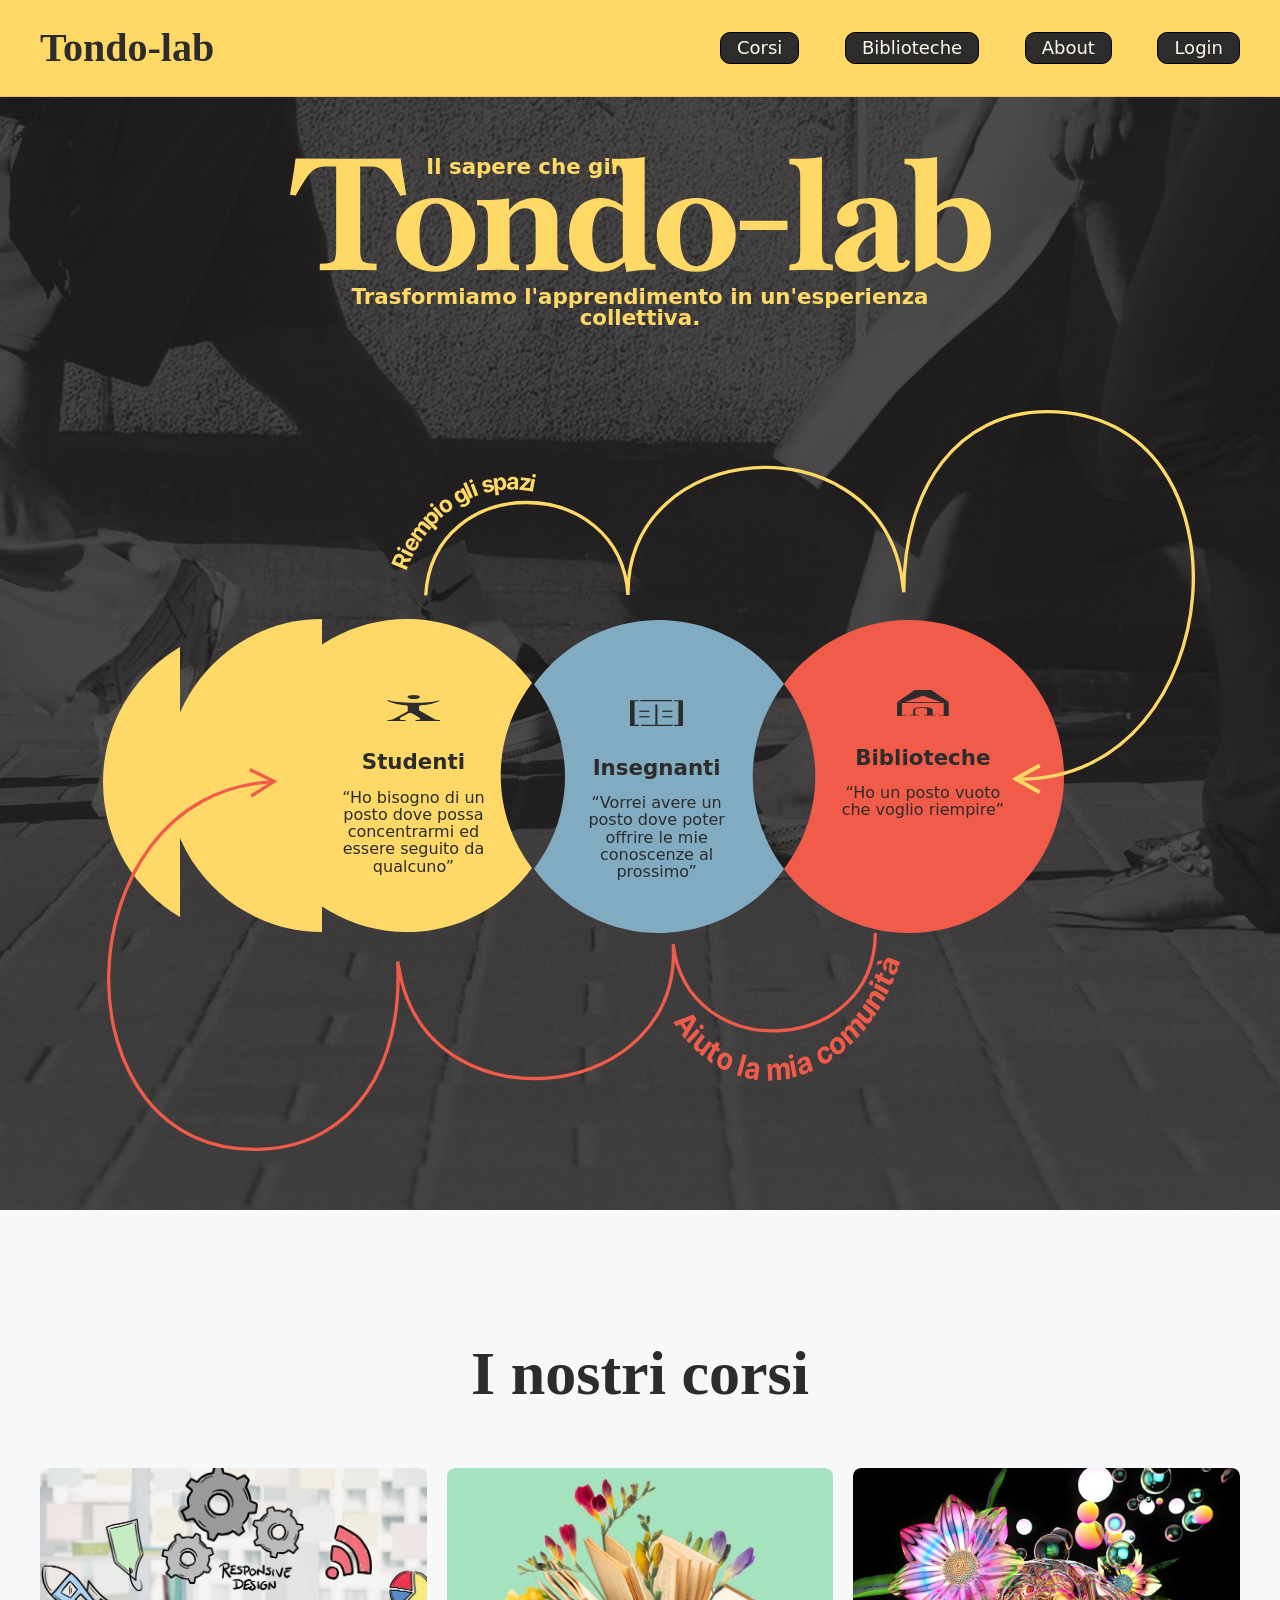
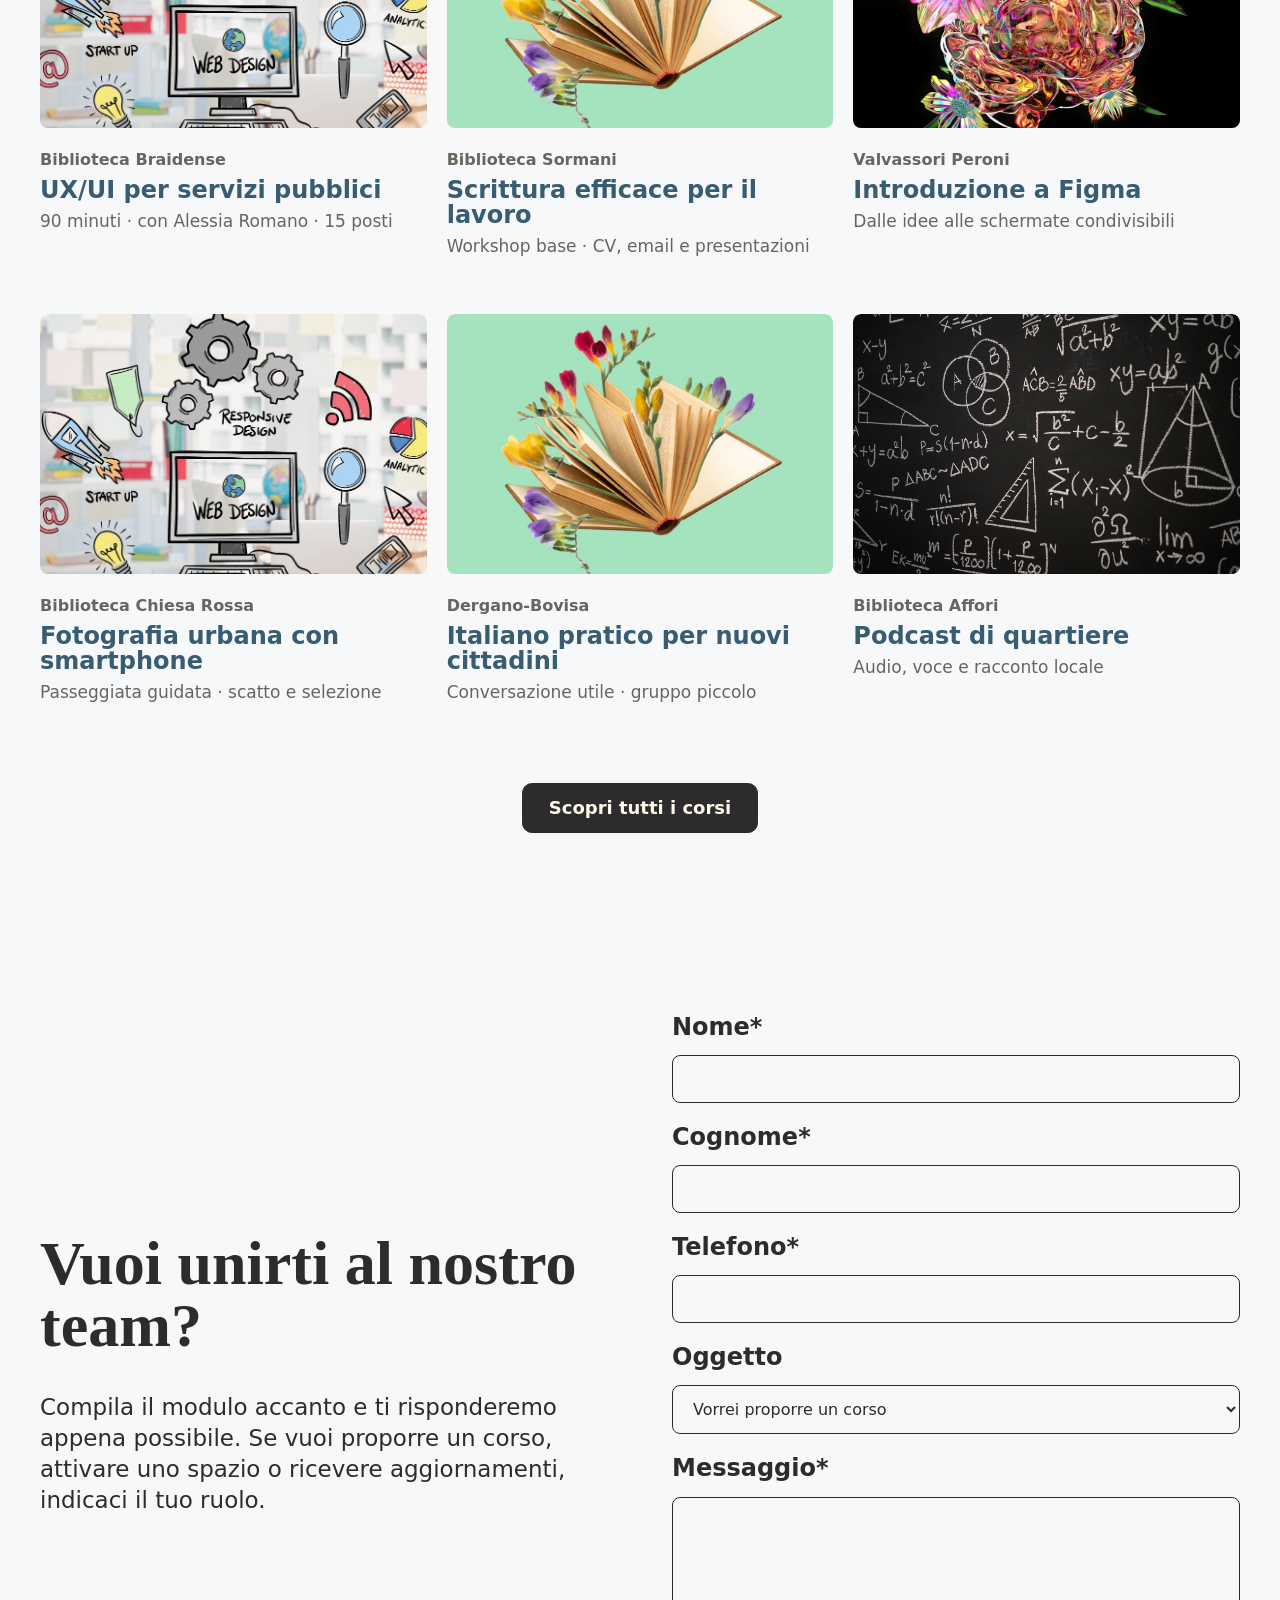
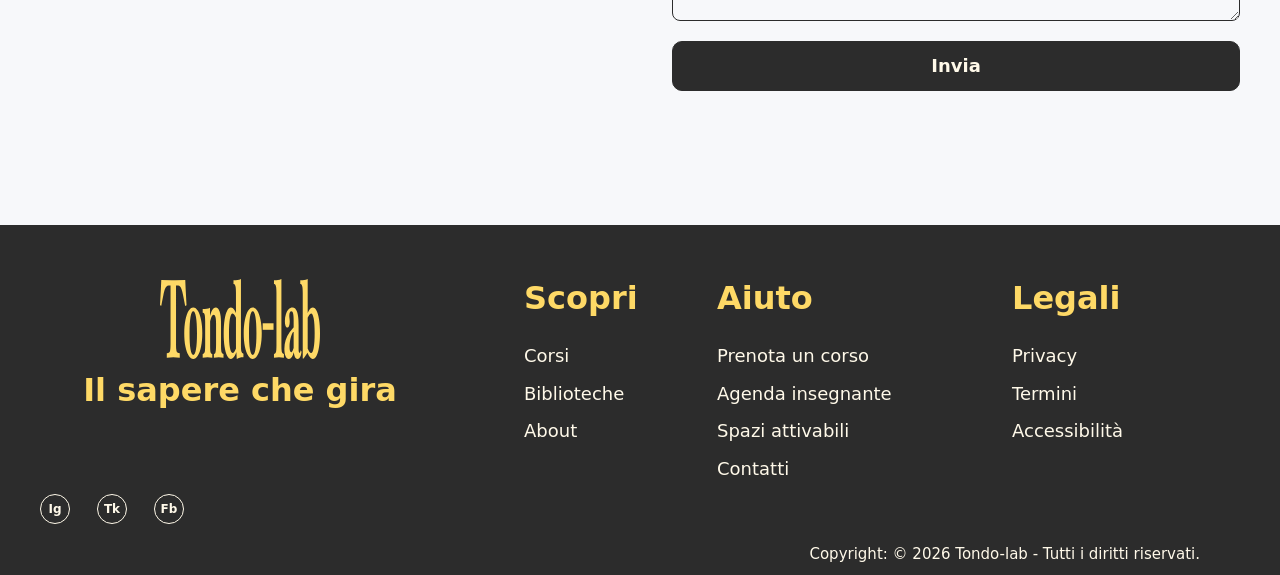
<file: index.html>
<!doctype html>
<html lang="it">
  <head>
    <meta charset="utf-8">
    <meta name="viewport" content="width=device-width, initial-scale=1">
    <title>Tondo-lab | Il sapere che gira</title>
    <meta
      name="description"
      content="Tondo-lab trasforma le biblioteche in un campus diffuso dove imparare, insegnare e attivare nuovi spazi di conoscenza."
    >
    <link rel="stylesheet" href="css/styles.css">
    <script src="js/main.js" defer></script>
  </head>
  <body class="theme-home">
    <a class="skip-link" href="#contenuto">Salta al contenuto</a>

    <header class="site-header" data-site-header>
      <div class="site-header__inner">
        <a class="site-brand" href="index.html" aria-label="Tondo-lab Home">Tondo-lab</a>

        <button
          class="nav-toggle"
          type="button"
          aria-label="Apri menu"
          aria-expanded="false"
          aria-controls="site-nav"
          data-nav-toggle
        >
          <span class="nav-toggle__line"></span>
          <span class="nav-toggle__line"></span>
        </button>

        <nav class="site-nav" id="site-nav" aria-label="Navigazione principale" data-site-nav>
          <a class="nav-pill" href="corsi.html">Corsi</a>
          <a class="nav-pill" href="biblioteche.html">Biblioteche</a>
          <a class="nav-pill" href="about.html">About</a>
          <a class="nav-pill nav-pill--button" href="login.html">Login</a>
        </nav>
      </div>
    </header>

    <main id="contenuto">
      <section class="home-hero" aria-labelledby="home-title">
        <h1 class="sr-only" id="home-title">Tondo-lab, il sapere che gira</h1>

        <div class="home-hero__scene" aria-hidden="true">
          <img class="home-hero__asset home-hero__wordmark" src="assets/logo-tondo-lab-hero.svg" alt="">
          <p class="home-hero__payoff">Il sapere che gira</p>
          <p class="home-hero__claim">Trasformiamo l'apprendimento in un'esperienza collettiva.</p>

          <img class="home-hero__asset home-hero__yellow-path" src="assets/home-hero-yellow-path.svg" alt="">
          <img class="home-hero__asset home-hero__red-path" src="assets/home-hero-red-path.svg" alt="">
          <img
            class="home-hero__asset home-hero__red-connector"
            src="assets/home-hero-red-connector-small.svg"
            alt=""
          >

          <img class="home-hero__asset home-hero__student-shape" src="assets/home-hero-shape-student.svg" alt="">
          <img class="home-hero__asset home-hero__student-piece" src="assets/home-hero-shape-student-piece.svg" alt="">
          <img class="home-hero__asset home-hero__student-arrow" src="assets/home-hero-shape-student-arrow.svg" alt="">
          <img class="home-hero__asset home-hero__teacher-shape" src="assets/home-hero-shape-teacher.svg" alt="">
          <img class="home-hero__asset home-hero__library-shape" src="assets/home-hero-shape-library.svg" alt="">

          <article class="hero-actor hero-actor--students">
            <img class="hero-actor__icon" src="assets/home-hero-icon-student.svg" alt="">
            <h2>Studenti</h2>
            <p>“Ho bisogno di un posto dove possa concentrarmi ed essere seguito da qualcuno”</p>
          </article>

          <article class="hero-actor hero-actor--teachers">
            <img class="hero-actor__icon" src="assets/home-hero-icon-teacher.svg" alt="">
            <h2>Insegnanti</h2>
            <p>“Vorrei avere un posto dove poter offrire le mie conoscenze al prossimo”</p>
          </article>

          <article class="hero-actor hero-actor--libraries">
            <img class="hero-actor__icon" src="assets/home-hero-icon-library.svg" alt="">
            <h2>Biblioteche</h2>
            <p>“Ho un posto vuoto che voglio riempire”</p>
          </article>
        </div>

        <div class="home-hero__mobile">
          <img class="home-hero__mobile-wordmark" src="assets/logo-tondo-lab-hero.svg" alt="Tondo-lab">
          <p class="home-hero__mobile-payoff">Il sapere che gira</p>
          <p class="home-hero__mobile-title">Biblioteche come campus diffuso</p>
          <p class="home-hero__mobile-claim">
            Tondo-lab mette in circolo studenti, insegnanti e biblioteche attraverso corsi brevi,
            pratici e ospitati in spazi di fiducia.
          </p>

          <div class="mobile-actor-grid" aria-label="Attori del servizio">
            <article class="mobile-actor mobile-actor--students">
              <img src="assets/home-hero-icon-student.svg" alt="">
              <h2>Studenti</h2>
              <p>Imparano in presenza, con tempi brevi e un risultato concreto.</p>
            </article>
            <article class="mobile-actor mobile-actor--teachers">
              <img src="assets/home-hero-icon-teacher.svg" alt="">
              <h2>Insegnanti</h2>
              <p>Condividono competenze utili dentro una rete verificata.</p>
            </article>
            <article class="mobile-actor mobile-actor--libraries">
              <img src="assets/home-hero-icon-library.svg" alt="">
              <h2>Biblioteche</h2>
              <p>Attivano spazi e diventano luoghi vivi di conoscenza circolare.</p>
            </article>
          </div>
        </div>
      </section>

      <section class="section home-courses" aria-labelledby="home-courses-title">
        <div class="section__inner">
          <div class="section-heading section-heading--center">
            <h2 id="home-courses-title">I nostri corsi</h2>
          </div>

          <div class="card-grid card-grid--home">
            <a class="course-card" href="corso-ux-ui.html">
              <img class="course-card__media" src="assets/web.jpg" alt="">
              <span class="course-card__body">
                <span class="course-card__kicker">Biblioteca Braidense</span>
                <span class="course-card__title">UX/UI per servizi pubblici</span>
                <span class="course-card__meta">90 minuti · con Alessia Romano · 15 posti</span>
              </span>
            </a>

            <a class="course-card" href="corsi.html#scrittura">
              <img class="course-card__media" src="assets/libro.jpg" alt="">
              <span class="course-card__body">
                <span class="course-card__kicker">Biblioteca Sormani</span>
                <span class="course-card__title">Scrittura efficace per il lavoro</span>
                <span class="course-card__meta">Workshop base · CV, email e presentazioni</span>
              </span>
            </a>

            <a class="course-card" href="corsi.html#figma">
              <img class="course-card__media" src="assets/ai.jpg" alt="">
              <span class="course-card__body">
                <span class="course-card__kicker">Valvassori Peroni</span>
                <span class="course-card__title">Introduzione a Figma</span>
                <span class="course-card__meta">Dalle idee alle schermate condivisibili</span>
              </span>
            </a>

            <a class="course-card" href="corsi.html#fotografia">
              <img class="course-card__media" src="assets/web.jpg" alt="">
              <span class="course-card__body">
                <span class="course-card__kicker">Biblioteca Chiesa Rossa</span>
                <span class="course-card__title">Fotografia urbana con smartphone</span>
                <span class="course-card__meta">Passeggiata guidata · scatto e selezione</span>
              </span>
            </a>

            <a class="course-card" href="corsi.html#italiano">
              <img class="course-card__media" src="assets/libro.jpg" alt="">
              <span class="course-card__body">
                <span class="course-card__kicker">Dergano-Bovisa</span>
                <span class="course-card__title">Italiano pratico per nuovi cittadini</span>
                <span class="course-card__meta">Conversazione utile · gruppo piccolo</span>
              </span>
            </a>

            <a class="course-card" href="corsi.html#podcast">
              <img class="course-card__media" src="assets/mate.jpg" alt="">
              <span class="course-card__body">
                <span class="course-card__kicker">Biblioteca Affori</span>
                <span class="course-card__title">Podcast di quartiere</span>
                <span class="course-card__meta">Audio, voce e racconto locale</span>
              </span>
            </a>
          </div>

          <div class="section-action">
            <a class="button" href="corsi.html">Scopri tutti i corsi</a>
          </div>
        </div>
      </section>

      <section class="section join-section" aria-labelledby="join-title">
        <div class="section__inner join-grid">
          <div class="join-copy">
            <h2 id="join-title">Vuoi unirti al nostro team?</h2>
            <p>
              Compila il modulo accanto e ti risponderemo appena possibile. Se vuoi proporre un corso,
              attivare uno spazio o ricevere aggiornamenti, indicaci il tuo ruolo.
            </p>
          </div>

          <form class="contact-form" data-fake-form data-form-kind="join">
            <div class="form-row">
              <label for="home-name">Nome*</label>
              <input id="home-name" name="nome" autocomplete="given-name" required>
            </div>
            <div class="form-row">
              <label for="home-surname">Cognome*</label>
              <input id="home-surname" name="cognome" autocomplete="family-name" required>
            </div>
            <div class="form-row">
              <label for="home-phone">Telefono*</label>
              <input id="home-phone" name="telefono" autocomplete="tel" required>
            </div>
            <div class="form-row">
              <label for="home-interest">Oggetto</label>
              <select id="home-interest" name="interesse">
                <option>Vorrei proporre un corso</option>
                <option>Vorrei attivare una biblioteca</option>
                <option>Vorrei ricevere aggiornamenti</option>
              </select>
            </div>
            <div class="form-row">
              <label for="home-message">Messaggio*</label>
              <textarea id="home-message" name="messaggio" rows="5" required></textarea>
            </div>
            <button class="button" type="submit">Invia</button>
            <p class="form-status" aria-live="polite"></p>
          </form>
        </div>
      </section>
    </main>

    <footer class="site-footer">
      <div class="site-footer__brand">
        <img class="site-footer__logo" src="assets/logo-tondo-lab-hero.svg" alt="Tondo-lab">
        <p>Il sapere che gira</p>
        <div class="social-links" aria-label="Canali social">
          <a href="about.html" aria-label="Instagram">Ig</a>
          <a href="about.html" aria-label="TikTok">Tk</a>
          <a href="about.html" aria-label="Facebook">Fb</a>
        </div>
      </div>
      <nav class="site-footer__nav" aria-label="Navigazione footer">
        <div>
          <h2>Scopri</h2>
          <a href="corsi.html">Corsi</a>
          <a href="biblioteche.html">Biblioteche</a>
          <a href="about.html">About</a>
        </div>
        <div>
          <h2>Aiuto</h2>
          <a href="corso-ux-ui.html">Prenota un corso</a>
          <a href="insegnante-alessia.html">Agenda insegnante</a>
          <a href="biblioteca-braidense.html">Spazi attivabili</a>
          <a href="about.html#contatti">Contatti</a>
        </div>
        <div>
          <h2>Legali</h2>
          <a href="about.html">Privacy</a>
          <a href="about.html">Termini</a>
          <a href="about.html">Accessibilità</a>
        </div>
      </nav>
      <p class="site-footer__copyright">Copyright: © 2026 Tondo-lab - Tutti i diritti riservati.</p>
    </footer>
  </body>
</html>
</file>
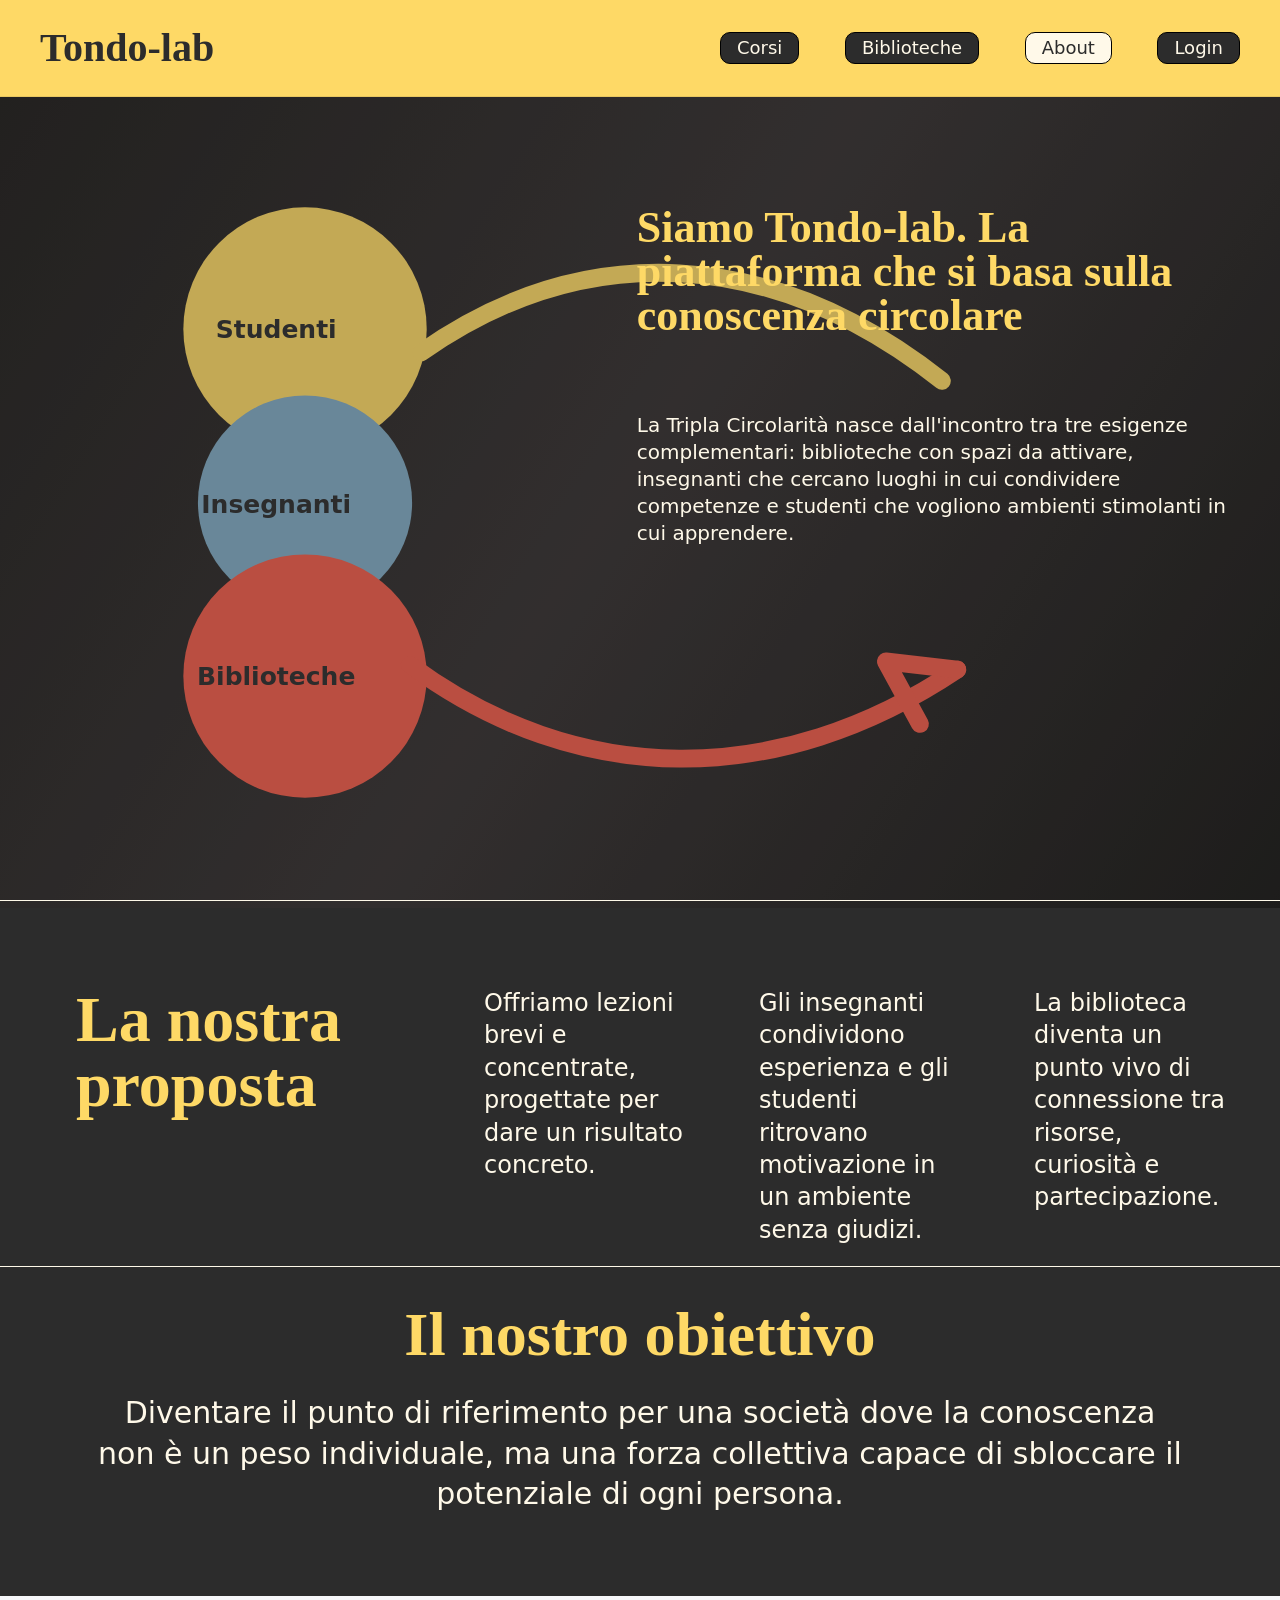
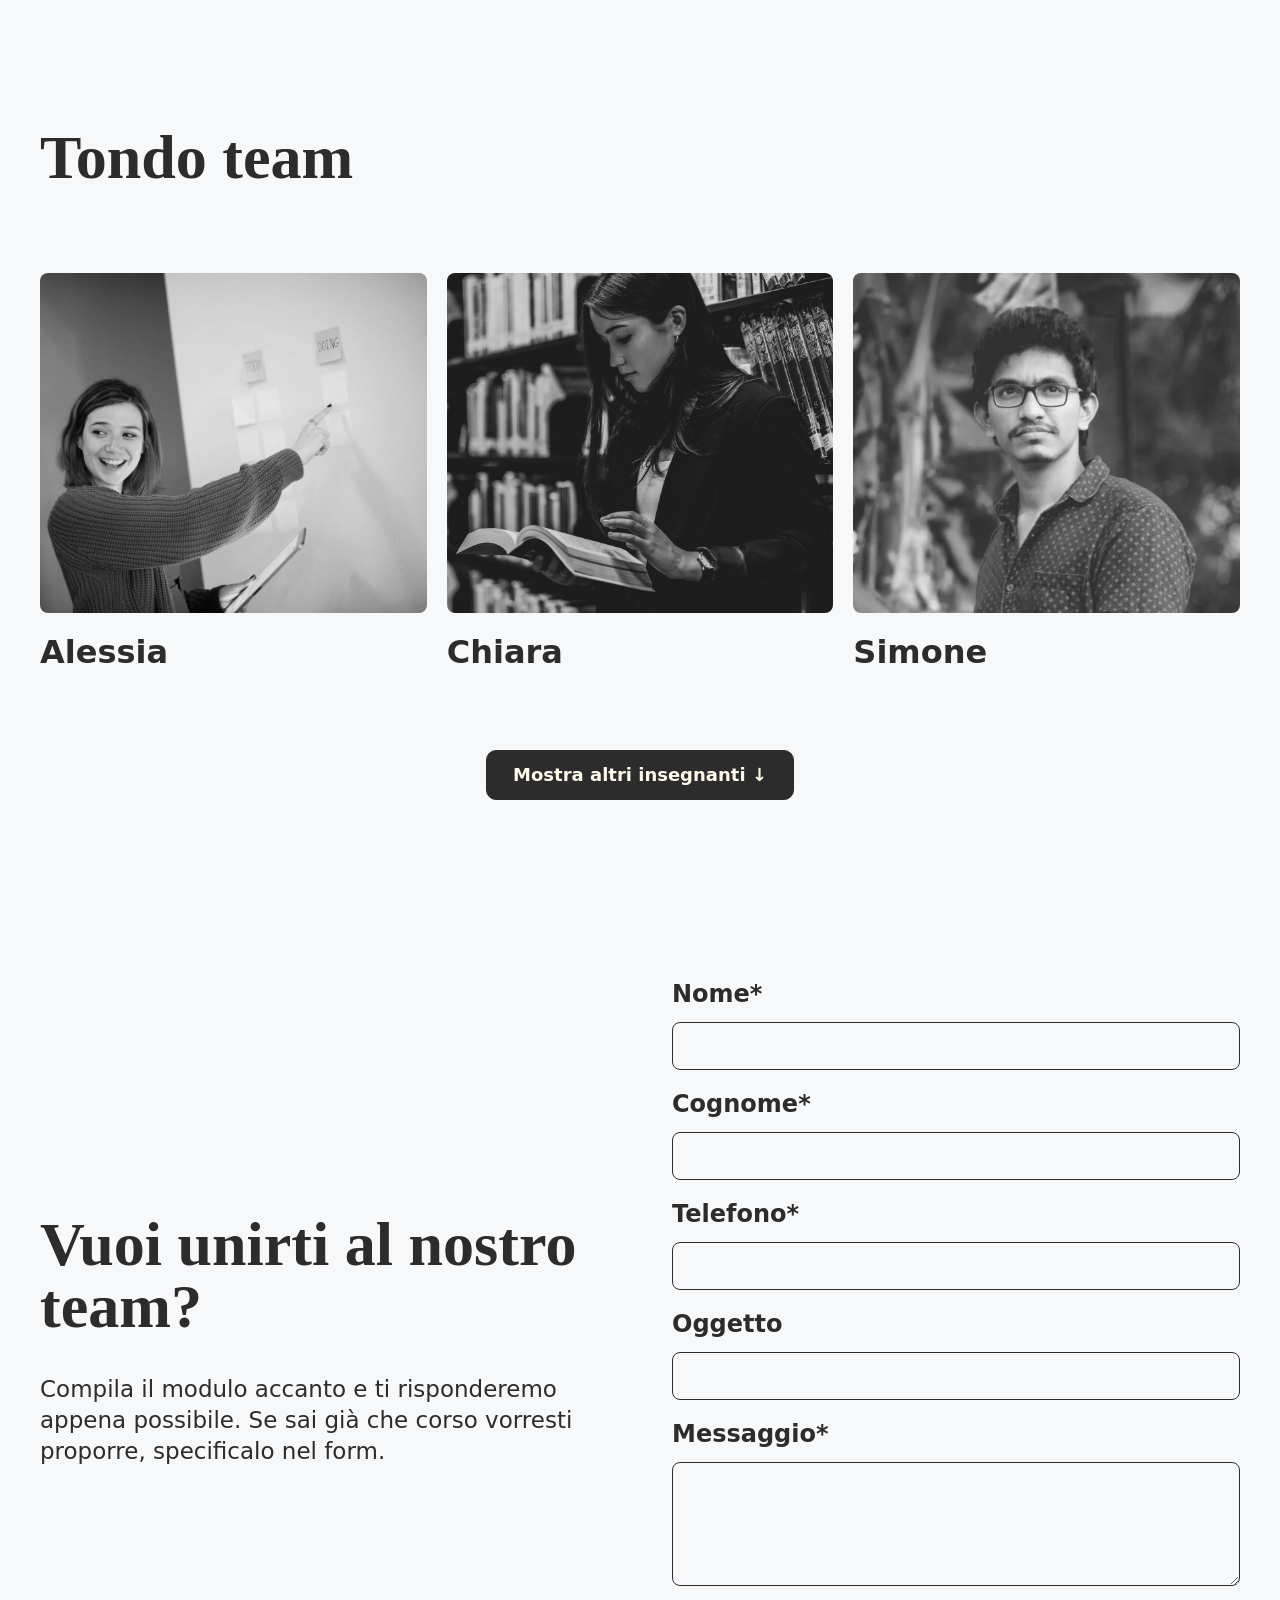
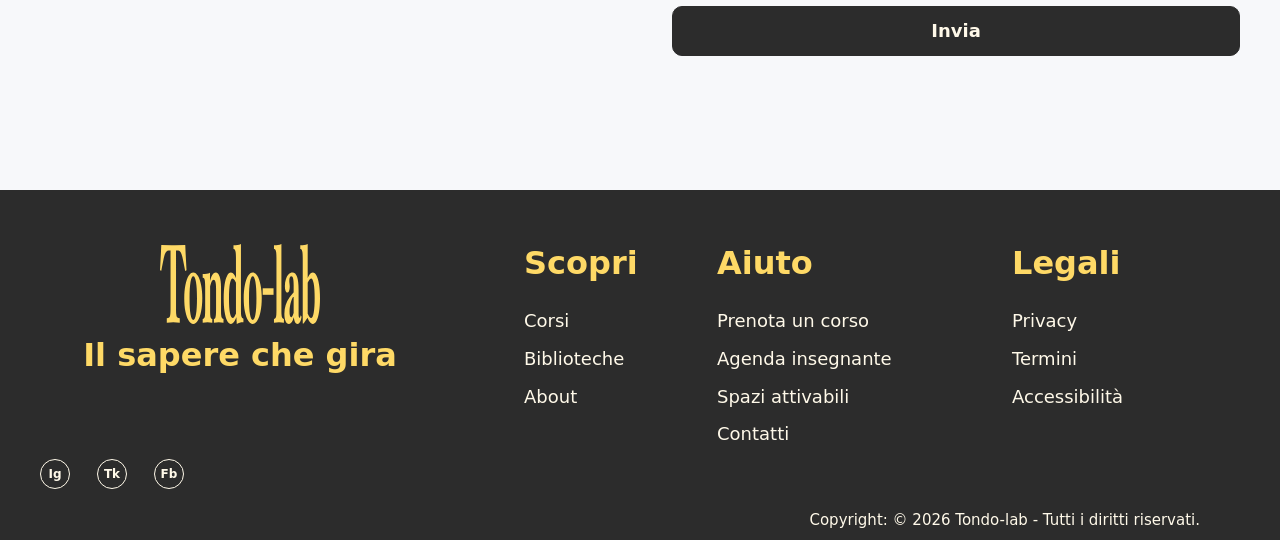
<file: about.html>
<!doctype html>
<html lang="it">
  <head>
    <meta charset="utf-8">
    <meta name="viewport" content="width=device-width, initial-scale=1">
    <title>About | Tondo-lab</title>
    <meta name="description" content="La visione di Tondo-lab: biblioteche, studenti e insegnanti in una conoscenza circolare.">
    <link rel="stylesheet" href="css/styles.css">
    <script src="js/main.js" defer></script>
  </head>
  <body class="theme-about">
    <a class="skip-link" href="#contenuto">Salta al contenuto</a>
    <header class="site-header" data-site-header>
      <div class="site-header__inner">
        <a class="site-brand" href="index.html" aria-label="Tondo-lab Home">Tondo-lab</a>
        <button class="nav-toggle" type="button" aria-label="Apri menu" aria-expanded="false" aria-controls="site-nav" data-nav-toggle>
          <span class="nav-toggle__line"></span>
          <span class="nav-toggle__line"></span>
        </button>
        <nav class="site-nav" id="site-nav" aria-label="Navigazione principale" data-site-nav>
          <a class="nav-pill" href="corsi.html">Corsi</a>
          <a class="nav-pill" href="biblioteche.html">Biblioteche</a>
          <a class="nav-pill" href="about.html" aria-current="page">About</a>
          <a class="nav-pill nav-pill--button" href="login.html">Login</a>
        </nav>
      </div>
    </header>

    <main id="contenuto">
      <section class="about-hero" aria-labelledby="about-title">
        <img class="about-hero__image" src="assets/about-hero-circolarita.svg" alt="">
        <div class="about-hero__content">
          <div class="about-orbit" aria-label="Tripla circolarità">
            <span class="about-orbit__node about-orbit__node--student">Studenti</span>
            <span class="about-orbit__node about-orbit__node--teacher">Insegnanti</span>
            <span class="about-orbit__node about-orbit__node--library">Biblioteche</span>
          </div>
          <div class="about-hero__text">
            <h1 id="about-title">Siamo Tondo-lab. La piattaforma che si basa sulla conoscenza circolare</h1>
            <p>
              La Tripla Circolarità nasce dall'incontro tra tre esigenze complementari:
              biblioteche con spazi da attivare, insegnanti che cercano luoghi in cui condividere
              competenze e studenti che vogliono ambienti stimolanti in cui apprendere.
            </p>
          </div>
        </div>
        <div class="proposal-strip">
          <h2>La nostra proposta</h2>
          <p>Offriamo lezioni brevi e concentrate, progettate per dare un risultato concreto.</p>
          <p>Gli insegnanti condividono esperienza e gli studenti ritrovano motivazione in un ambiente senza giudizi.</p>
          <p>La biblioteca diventa un punto vivo di connessione tra risorse, curiosità e partecipazione.</p>
        </div>
        <div class="objective-block">
          <h2>Il nostro obiettivo</h2>
          <p>
            Diventare il punto di riferimento per una società dove la conoscenza non è un peso individuale,
            ma una forza collettiva capace di sbloccare il potenziale di ogni persona.
          </p>
        </div>
      </section>

      <section class="section team-section" aria-labelledby="team-title">
        <div class="section__inner">
          <h2 id="team-title" class="section-title">Tondo team</h2>
          <div class="team-grid">
            <article class="team-card" data-href="insegnante-alessia.html" aria-label="Apri il profilo di Alessia"><img class="team-card__photo" src="assets/professore1.webp" alt="Foto di Alessia"><h3>Alessia</h3></article>
            <article class="team-card"><img class="team-card__photo" src="assets/professore2.jpg" alt="Foto di Chiara"><h3>Chiara</h3></article>
            <article class="team-card"><img class="team-card__photo" src="assets/professore3.webp" alt="Foto di Simone"><h3>Simone</h3></article>
            <article class="team-card" data-show-more-item="team" hidden><img class="team-card__photo" src="assets/professore5.jpeg" alt="Foto di Laura"><h3>Laura</h3></article>
            <article class="team-card" data-show-more-item="team" hidden><img class="team-card__photo" src="assets/professore6.jpg" alt="Foto di Sofia"><h3>Sofia</h3></article>
            <article class="team-card" data-show-more-item="team" hidden><img class="team-card__photo" src="assets/professore7.png" alt="Foto di Sara"><h3>Sara</h3></article>
          </div>
          <div class="section-action">
            <button
              class="button"
              type="button"
              data-show-more-button
              data-show-more-target="team"
              data-show-more-collapsed-extra-tablet="1"
              data-show-more-expanded-text="Mostra meno insegnanti ↑"
            >
              Mostra altri insegnanti ↓
            </button>
          </div>
        </div>
      </section>

      <section class="section join-section" id="contatti" aria-labelledby="about-contact-title">
        <div class="section__inner join-grid">
          <div class="join-copy">
            <h2 id="about-contact-title">Vuoi unirti al nostro team?</h2>
            <p>Compila il modulo accanto e ti risponderemo appena possibile. Se sai già che corso vorresti proporre, specificalo nel form.</p>
          </div>
          <form class="contact-form" data-fake-form data-form-kind="join">
            <div class="form-row"><label for="about-name">Nome*</label><input id="about-name" name="nome" required></div>
            <div class="form-row"><label for="about-surname">Cognome*</label><input id="about-surname" name="cognome" required></div>
            <div class="form-row"><label for="about-phone">Telefono*</label><input id="about-phone" name="telefono" required></div>
            <div class="form-row"><label for="about-object">Oggetto</label><input id="about-object" name="oggetto"></div>
            <div class="form-row"><label for="about-message">Messaggio*</label><textarea id="about-message" name="messaggio" rows="5" required></textarea></div>
            <button class="button" type="submit">Invia</button>
            <p class="form-status" aria-live="polite"></p>
          </form>
        </div>
      </section>
    </main>

    <footer class="site-footer">
      <div class="site-footer__brand">
        <img class="site-footer__logo" src="assets/logo-tondo-lab-hero.svg" alt="Tondo-lab">
        <p>Il sapere che gira</p>
        <div class="social-links" aria-label="Canali social"><a href="about.html" aria-label="Instagram">Ig</a><a href="about.html" aria-label="TikTok">Tk</a><a href="about.html" aria-label="Facebook">Fb</a></div>
      </div>
      <nav class="site-footer__nav" aria-label="Navigazione footer">
        <div><h2>Scopri</h2><a href="corsi.html">Corsi</a><a href="biblioteche.html">Biblioteche</a><a href="about.html">About</a></div>
        <div><h2>Aiuto</h2><a href="corso-ux-ui.html">Prenota un corso</a><a href="insegnante-alessia.html">Agenda insegnante</a><a href="biblioteca-braidense.html">Spazi attivabili</a><a href="about.html#contatti">Contatti</a></div>
        <div><h2>Legali</h2><a href="about.html">Privacy</a><a href="about.html">Termini</a><a href="about.html">Accessibilità</a></div>
      </nav>
      <p class="site-footer__copyright">Copyright: © 2026 Tondo-lab - Tutti i diritti riservati.</p>
    </footer>
  </body>
</html>
</file>
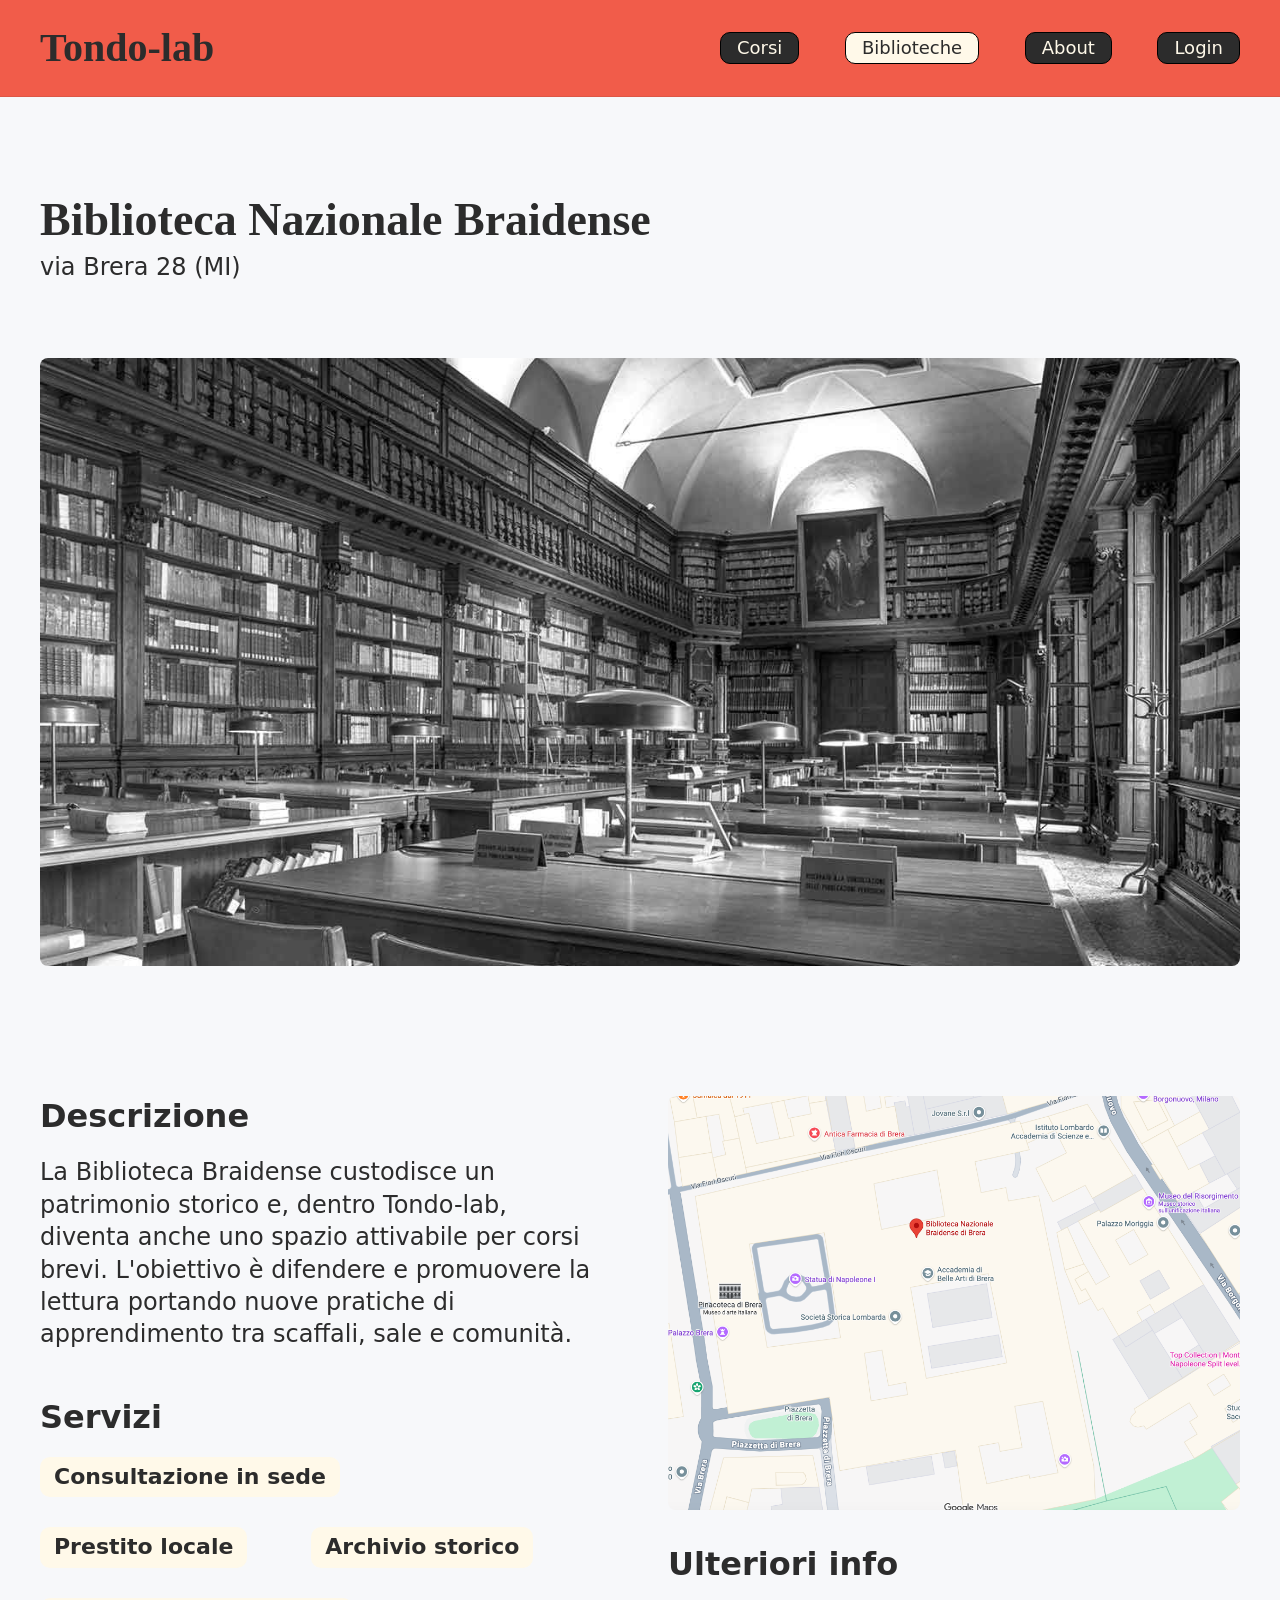
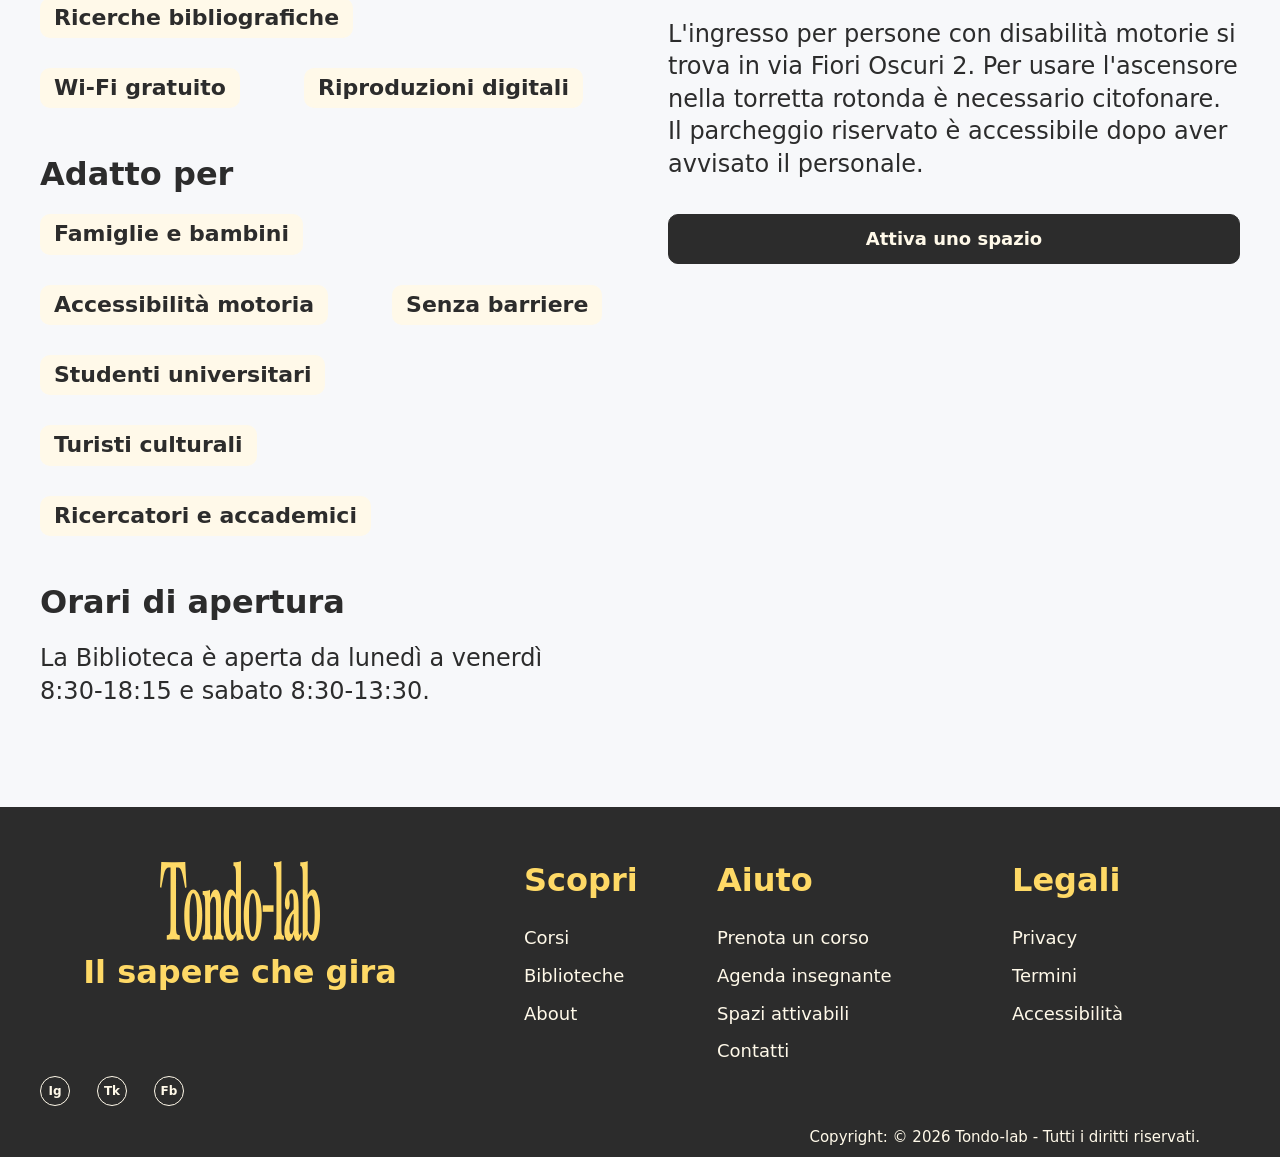
<file: biblioteca-braidense.html>
<!doctype html>
<html lang="it">
  <head>
    <meta charset="utf-8">
    <meta name="viewport" content="width=device-width, initial-scale=1">
    <title>Biblioteca Nazionale Braidense | Tondo-lab</title>
    <meta name="description" content="Spazi, servizi e corsi Tondo-lab presso la Biblioteca Nazionale Braidense di Milano.">
    <link rel="stylesheet" href="css/styles.css">
    <script src="js/main.js" defer></script>
  </head>
  <body class="theme-libraries">
    <a class="skip-link" href="#contenuto">Salta al contenuto</a>
    <header class="site-header" data-site-header><div class="site-header__inner"><a class="site-brand" href="index.html" aria-label="Tondo-lab Home">Tondo-lab</a><button class="nav-toggle" type="button" aria-label="Apri menu" aria-expanded="false" aria-controls="site-nav" data-nav-toggle><span class="nav-toggle__line"></span><span class="nav-toggle__line"></span></button><nav class="site-nav" id="site-nav" aria-label="Navigazione principale" data-site-nav><a class="nav-pill" href="corsi.html">Corsi</a><a class="nav-pill" href="biblioteche.html" aria-current="page">Biblioteche</a><a class="nav-pill" href="about.html">About</a><a class="nav-pill nav-pill--button" href="login.html">Login</a></nav></div></header>
    <main id="contenuto">
      <article class="detail-page library-detail">
        <header class="detail-header">
          <h1>Biblioteca Nazionale Braidense</h1>
          <p>via Brera 28 (MI)</p>
        </header>
        <img class="detail-hero-image" src="assets/biblioteca.jpg" alt="Sala lettura della Biblioteca Nazionale Braidense">

        <div class="detail-grid">
          <div class="detail-main">
            <section aria-labelledby="library-description-title">
              <h2 id="library-description-title">Descrizione</h2>
              <p>
                La Biblioteca Braidense custodisce un patrimonio storico e, dentro Tondo-lab, diventa
                anche uno spazio attivabile per corsi brevi. L'obiettivo è difendere e promuovere
                la lettura portando nuove pratiche di apprendimento tra scaffali, sale e comunità.
              </p>
            </section>
            <section aria-labelledby="services-title">
              <h2 id="services-title">Servizi</h2>
              <div class="tag-list">
                <span>Consultazione in sede</span><span>Prestito locale</span><span>Archivio storico</span>
                <span>Ricerche bibliografiche</span><span>Wi-Fi gratuito</span><span>Riproduzioni digitali</span>
              </div>
            </section>
            <section aria-labelledby="fit-title">
              <h2 id="fit-title">Adatto per</h2>
              <div class="tag-list">
                <span>Famiglie e bambini</span><span>Accessibilità motoria</span><span>Senza barriere</span>
                <span>Studenti universitari</span><span>Turisti culturali</span><span>Ricercatori e accademici</span>
              </div>
            </section>
            <section aria-labelledby="hours-title">
              <h2 id="hours-title">Orari di apertura</h2>
              <p>La Biblioteca è aperta da lunedì a venerdì 8:30-18:15 e sabato 8:30-13:30.</p>
            </section>
          </div>

          <aside class="detail-side detail-side--map">
            <img src="assets/mappa.png" alt="Mappa di accesso alla Biblioteca Nazionale Braidense">
            <section aria-labelledby="access-title">
              <h2 id="access-title">Ulteriori info</h2>
              <p>
                L'ingresso per persone con disabilità motorie si trova in via Fiori Oscuri 2.
                Per usare l'ascensore nella torretta rotonda è necessario citofonare. Il parcheggio
                riservato è accessibile dopo aver avvisato il personale.
              </p>
              <a class="button button--wide" href="about.html#contatti">Attiva uno spazio</a>
            </section>
          </aside>
        </div>
      </article>
    </main>
    <footer class="site-footer"><div class="site-footer__brand"><img class="site-footer__logo" src="assets/logo-tondo-lab-hero.svg" alt="Tondo-lab"><p>Il sapere che gira</p><div class="social-links" aria-label="Canali social"><a href="about.html" aria-label="Instagram">Ig</a><a href="about.html" aria-label="TikTok">Tk</a><a href="about.html" aria-label="Facebook">Fb</a></div></div><nav class="site-footer__nav" aria-label="Navigazione footer"><div><h2>Scopri</h2><a href="corsi.html">Corsi</a><a href="biblioteche.html">Biblioteche</a><a href="about.html">About</a></div><div><h2>Aiuto</h2><a href="corso-ux-ui.html">Prenota un corso</a><a href="insegnante-alessia.html">Agenda insegnante</a><a href="biblioteca-braidense.html">Spazi attivabili</a><a href="about.html#contatti">Contatti</a></div><div><h2>Legali</h2><a href="about.html">Privacy</a><a href="about.html">Termini</a><a href="about.html">Accessibilità</a></div></nav><p class="site-footer__copyright">Copyright: © 2026 Tondo-lab - Tutti i diritti riservati.</p></footer>
  </body>
</html>
</file>
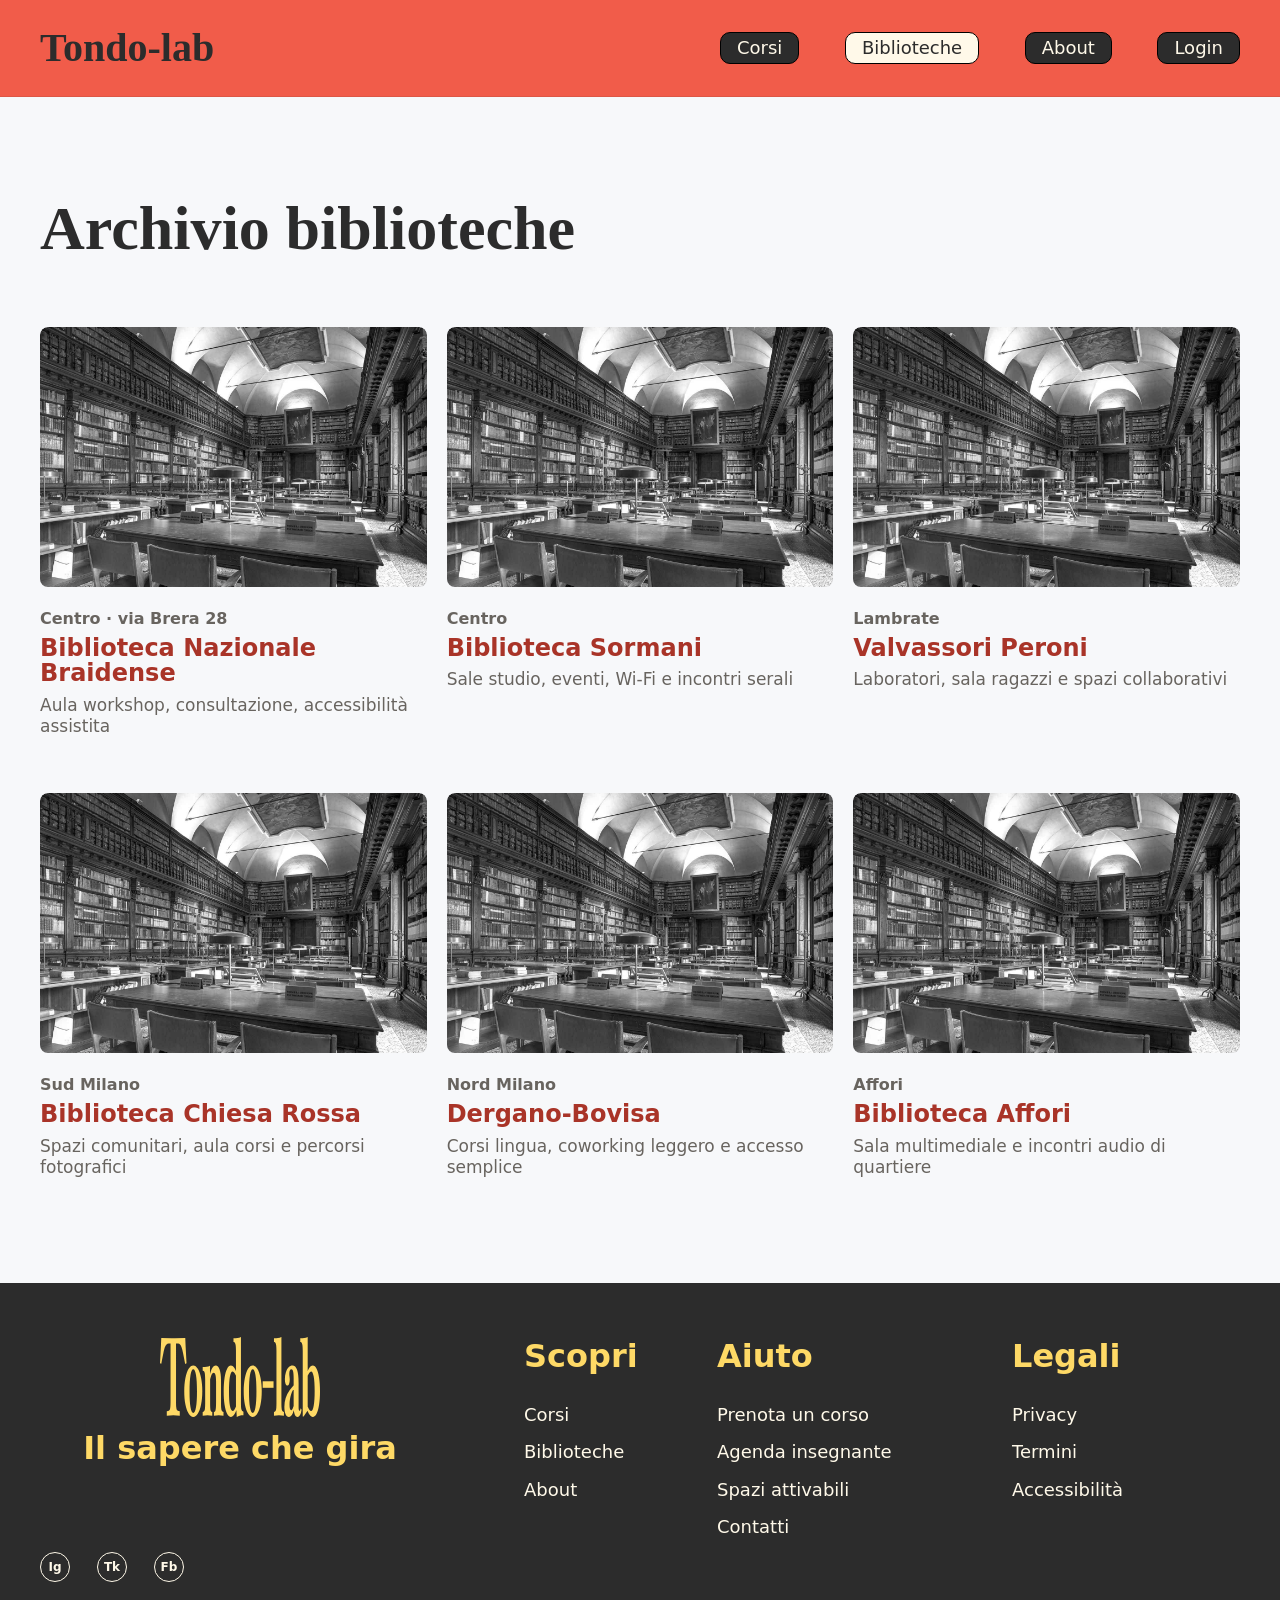
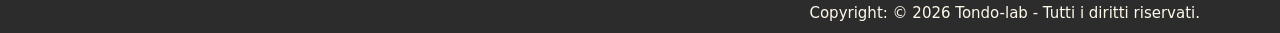
<file: biblioteche.html>
<!doctype html>
<html lang="it">
  <head>
    <meta charset="utf-8">
    <meta name="viewport" content="width=device-width, initial-scale=1">
    <title>Archivio biblioteche | Tondo-lab</title>
    <meta name="description" content="Le biblioteche del campus diffuso Tondo-lab, con spazi attivabili per corsi brevi e comunitari.">
    <link rel="stylesheet" href="css/styles.css">
    <script src="js/main.js" defer></script>
  </head>
  <body class="theme-libraries">
    <a class="skip-link" href="#contenuto">Salta al contenuto</a>
    <header class="site-header" data-site-header><div class="site-header__inner"><a class="site-brand" href="index.html" aria-label="Tondo-lab Home">Tondo-lab</a><button class="nav-toggle" type="button" aria-label="Apri menu" aria-expanded="false" aria-controls="site-nav" data-nav-toggle><span class="nav-toggle__line"></span><span class="nav-toggle__line"></span></button><nav class="site-nav" id="site-nav" aria-label="Navigazione principale" data-site-nav><a class="nav-pill" href="corsi.html">Corsi</a><a class="nav-pill" href="biblioteche.html" aria-current="page">Biblioteche</a><a class="nav-pill" href="about.html">About</a><a class="nav-pill nav-pill--button" href="login.html">Login</a></nav></div></header>
    <main id="contenuto">
      <section class="archive-section" aria-labelledby="libraries-title">
        <div class="section__inner">
          <h1 id="libraries-title" class="page-title">Archivio biblioteche</h1>
          <div class="card-grid archive-grid">
            <a class="library-card" href="biblioteca-braidense.html"><img class="library-card__media" src="assets/biblioteca.jpg" alt=""><span class="library-card__body"><span class="library-card__kicker">Centro · via Brera 28</span><span class="library-card__title">Biblioteca Nazionale Braidense</span><span class="library-card__meta">Aula workshop, consultazione, accessibilità assistita</span></span></a>
            <a class="library-card" href="biblioteche.html#sormani"><img class="library-card__media" src="assets/biblioteca.jpg" alt=""><span class="library-card__body"><span class="library-card__kicker">Centro</span><span class="library-card__title">Biblioteca Sormani</span><span class="library-card__meta">Sale studio, eventi, Wi-Fi e incontri serali</span></span></a>
            <a class="library-card" href="biblioteche.html#valvassori"><img class="library-card__media" src="assets/biblioteca.jpg" alt=""><span class="library-card__body"><span class="library-card__kicker">Lambrate</span><span class="library-card__title">Valvassori Peroni</span><span class="library-card__meta">Laboratori, sala ragazzi e spazi collaborativi</span></span></a>
            <a class="library-card" href="biblioteche.html#chiesa-rossa"><img class="library-card__media" src="assets/biblioteca.jpg" alt=""><span class="library-card__body"><span class="library-card__kicker">Sud Milano</span><span class="library-card__title">Biblioteca Chiesa Rossa</span><span class="library-card__meta">Spazi comunitari, aula corsi e percorsi fotografici</span></span></a>
            <a class="library-card" href="biblioteche.html#dergano"><img class="library-card__media" src="assets/biblioteca.jpg" alt=""><span class="library-card__body"><span class="library-card__kicker">Nord Milano</span><span class="library-card__title">Dergano-Bovisa</span><span class="library-card__meta">Corsi lingua, coworking leggero e accesso semplice</span></span></a>
            <a class="library-card" href="biblioteche.html#affori"><img class="library-card__media" src="assets/biblioteca.jpg" alt=""><span class="library-card__body"><span class="library-card__kicker">Affori</span><span class="library-card__title">Biblioteca Affori</span><span class="library-card__meta">Sala multimediale e incontri audio di quartiere</span></span></a>
          </div>
        </div>
      </section>
    </main>
    <footer class="site-footer"><div class="site-footer__brand"><img class="site-footer__logo" src="assets/logo-tondo-lab-hero.svg" alt="Tondo-lab"><p>Il sapere che gira</p><div class="social-links" aria-label="Canali social"><a href="about.html" aria-label="Instagram">Ig</a><a href="about.html" aria-label="TikTok">Tk</a><a href="about.html" aria-label="Facebook">Fb</a></div></div><nav class="site-footer__nav" aria-label="Navigazione footer"><div><h2>Scopri</h2><a href="corsi.html">Corsi</a><a href="biblioteche.html">Biblioteche</a><a href="about.html">About</a></div><div><h2>Aiuto</h2><a href="corso-ux-ui.html">Prenota un corso</a><a href="insegnante-alessia.html">Agenda insegnante</a><a href="biblioteca-braidense.html">Spazi attivabili</a><a href="about.html#contatti">Contatti</a></div><div><h2>Legali</h2><a href="about.html">Privacy</a><a href="about.html">Termini</a><a href="about.html">Accessibilità</a></div></nav><p class="site-footer__copyright">Copyright: © 2026 Tondo-lab - Tutti i diritti riservati.</p></footer>
  </body>
</html>
</file>
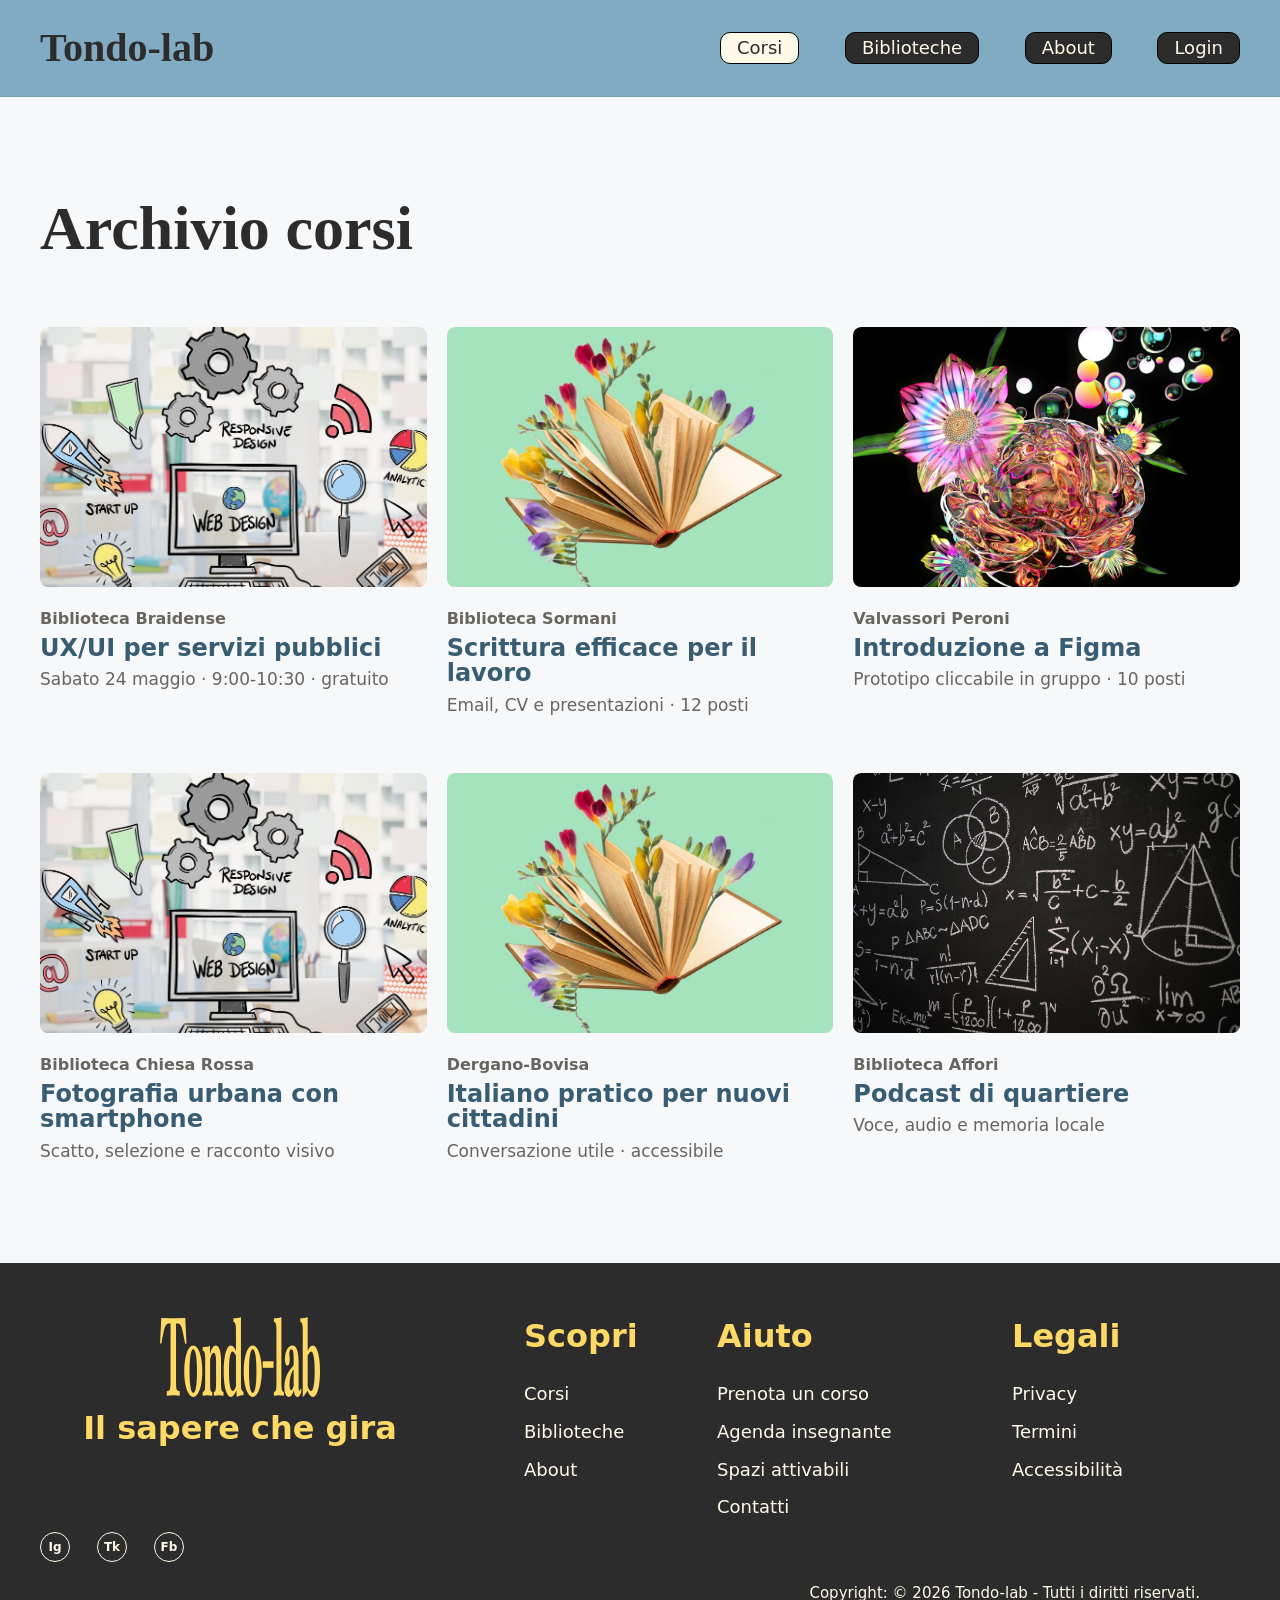
<file: corsi.html>
<!doctype html>
<html lang="it">
  <head>
    <meta charset="utf-8">
    <meta name="viewport" content="width=device-width, initial-scale=1">
    <title>Archivio corsi | Tondo-lab</title>
    <meta name="description" content="Scopri i corsi brevi di Tondo-lab ospitati nelle biblioteche del campus diffuso.">
    <link rel="stylesheet" href="css/styles.css">
    <script src="js/main.js" defer></script>
  </head>
  <body class="theme-courses">
    <a class="skip-link" href="#contenuto">Salta al contenuto</a>
    <header class="site-header" data-site-header>
      <div class="site-header__inner">
        <a class="site-brand" href="index.html" aria-label="Tondo-lab Home">Tondo-lab</a>
        <button class="nav-toggle" type="button" aria-label="Apri menu" aria-expanded="false" aria-controls="site-nav" data-nav-toggle><span class="nav-toggle__line"></span><span class="nav-toggle__line"></span></button>
        <nav class="site-nav" id="site-nav" aria-label="Navigazione principale" data-site-nav>
          <a class="nav-pill" href="corsi.html" aria-current="page">Corsi</a>
          <a class="nav-pill" href="biblioteche.html">Biblioteche</a>
          <a class="nav-pill" href="about.html">About</a>
          <a class="nav-pill nav-pill--button" href="login.html">Login</a>
        </nav>
      </div>
    </header>
    <main id="contenuto">
      <section class="archive-section" aria-labelledby="archive-title">
        <div class="section__inner">
          <h1 id="archive-title" class="page-title">Archivio corsi</h1>
          <div class="card-grid archive-grid">
            <a class="course-card" href="corso-ux-ui.html" id="ux-ui"><img class="course-card__media" src="assets/web.jpg" alt=""><span class="course-card__body"><span class="course-card__kicker">Biblioteca Braidense</span><span class="course-card__title">UX/UI per servizi pubblici</span><span class="course-card__meta">Sabato 24 maggio · 9:00-10:30 · gratuito</span></span></a>
            <a class="course-card" href="corsi.html#scrittura" id="scrittura"><img class="course-card__media" src="assets/libro.jpg" alt=""><span class="course-card__body"><span class="course-card__kicker">Biblioteca Sormani</span><span class="course-card__title">Scrittura efficace per il lavoro</span><span class="course-card__meta">Email, CV e presentazioni · 12 posti</span></span></a>
            <a class="course-card" href="corsi.html#figma" id="figma"><img class="course-card__media" src="assets/ai.jpg" alt=""><span class="course-card__body"><span class="course-card__kicker">Valvassori Peroni</span><span class="course-card__title">Introduzione a Figma</span><span class="course-card__meta">Prototipo cliccabile in gruppo · 10 posti</span></span></a>
            <a class="course-card" href="corsi.html#fotografia" id="fotografia"><img class="course-card__media" src="assets/web.jpg" alt=""><span class="course-card__body"><span class="course-card__kicker">Biblioteca Chiesa Rossa</span><span class="course-card__title">Fotografia urbana con smartphone</span><span class="course-card__meta">Scatto, selezione e racconto visivo</span></span></a>
            <a class="course-card" href="corsi.html#italiano" id="italiano"><img class="course-card__media" src="assets/libro.jpg" alt=""><span class="course-card__body"><span class="course-card__kicker">Dergano-Bovisa</span><span class="course-card__title">Italiano pratico per nuovi cittadini</span><span class="course-card__meta">Conversazione utile · accessibile</span></span></a>
            <a class="course-card" href="corsi.html#podcast" id="podcast"><img class="course-card__media" src="assets/mate.jpg" alt=""><span class="course-card__body"><span class="course-card__kicker">Biblioteca Affori</span><span class="course-card__title">Podcast di quartiere</span><span class="course-card__meta">Voce, audio e memoria locale</span></span></a>
          </div>
        </div>
      </section>
    </main>
    <footer class="site-footer"><div class="site-footer__brand"><img class="site-footer__logo" src="assets/logo-tondo-lab-hero.svg" alt="Tondo-lab"><p>Il sapere che gira</p><div class="social-links" aria-label="Canali social"><a href="about.html" aria-label="Instagram">Ig</a><a href="about.html" aria-label="TikTok">Tk</a><a href="about.html" aria-label="Facebook">Fb</a></div></div><nav class="site-footer__nav" aria-label="Navigazione footer"><div><h2>Scopri</h2><a href="corsi.html">Corsi</a><a href="biblioteche.html">Biblioteche</a><a href="about.html">About</a></div><div><h2>Aiuto</h2><a href="corso-ux-ui.html">Prenota un corso</a><a href="insegnante-alessia.html">Agenda insegnante</a><a href="biblioteca-braidense.html">Spazi attivabili</a><a href="about.html#contatti">Contatti</a></div><div><h2>Legali</h2><a href="about.html">Privacy</a><a href="about.html">Termini</a><a href="about.html">Accessibilità</a></div></nav><p class="site-footer__copyright">Copyright: © 2026 Tondo-lab - Tutti i diritti riservati.</p></footer>
  </body>
</html>
</file>
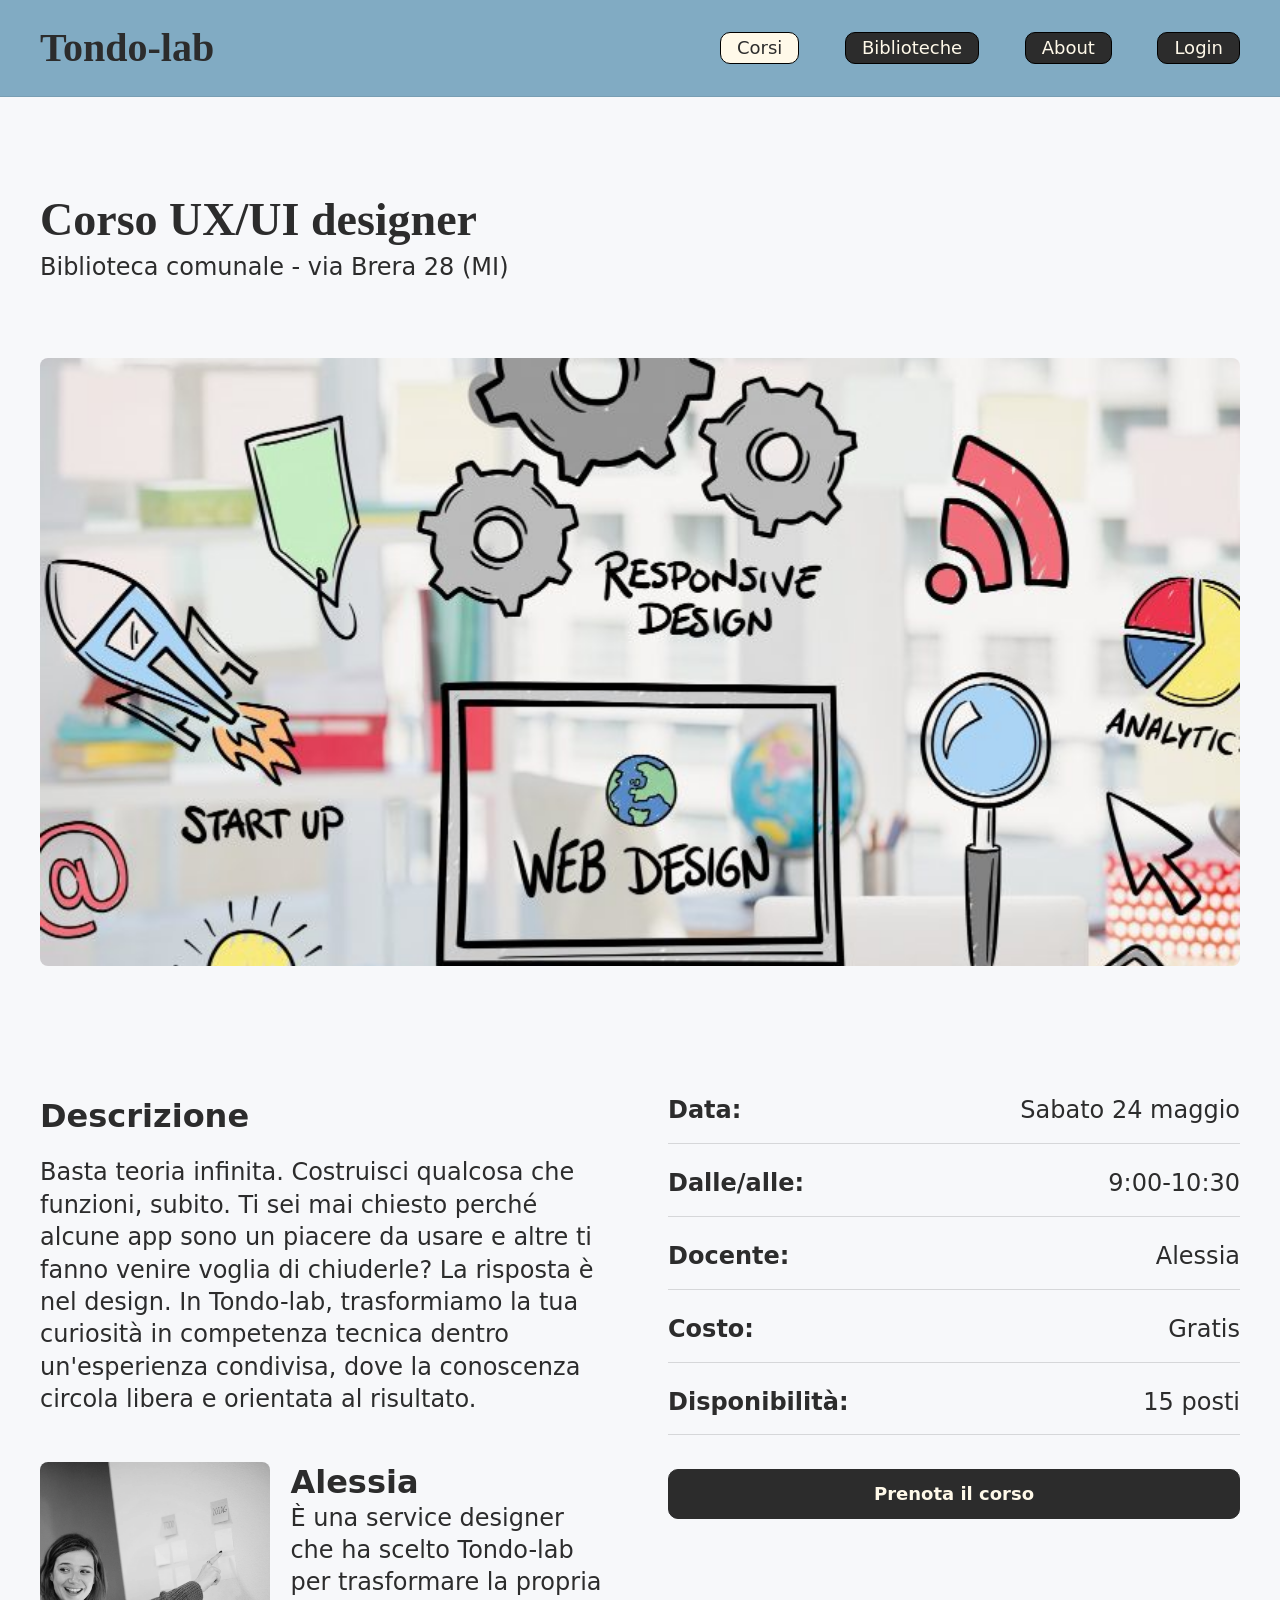
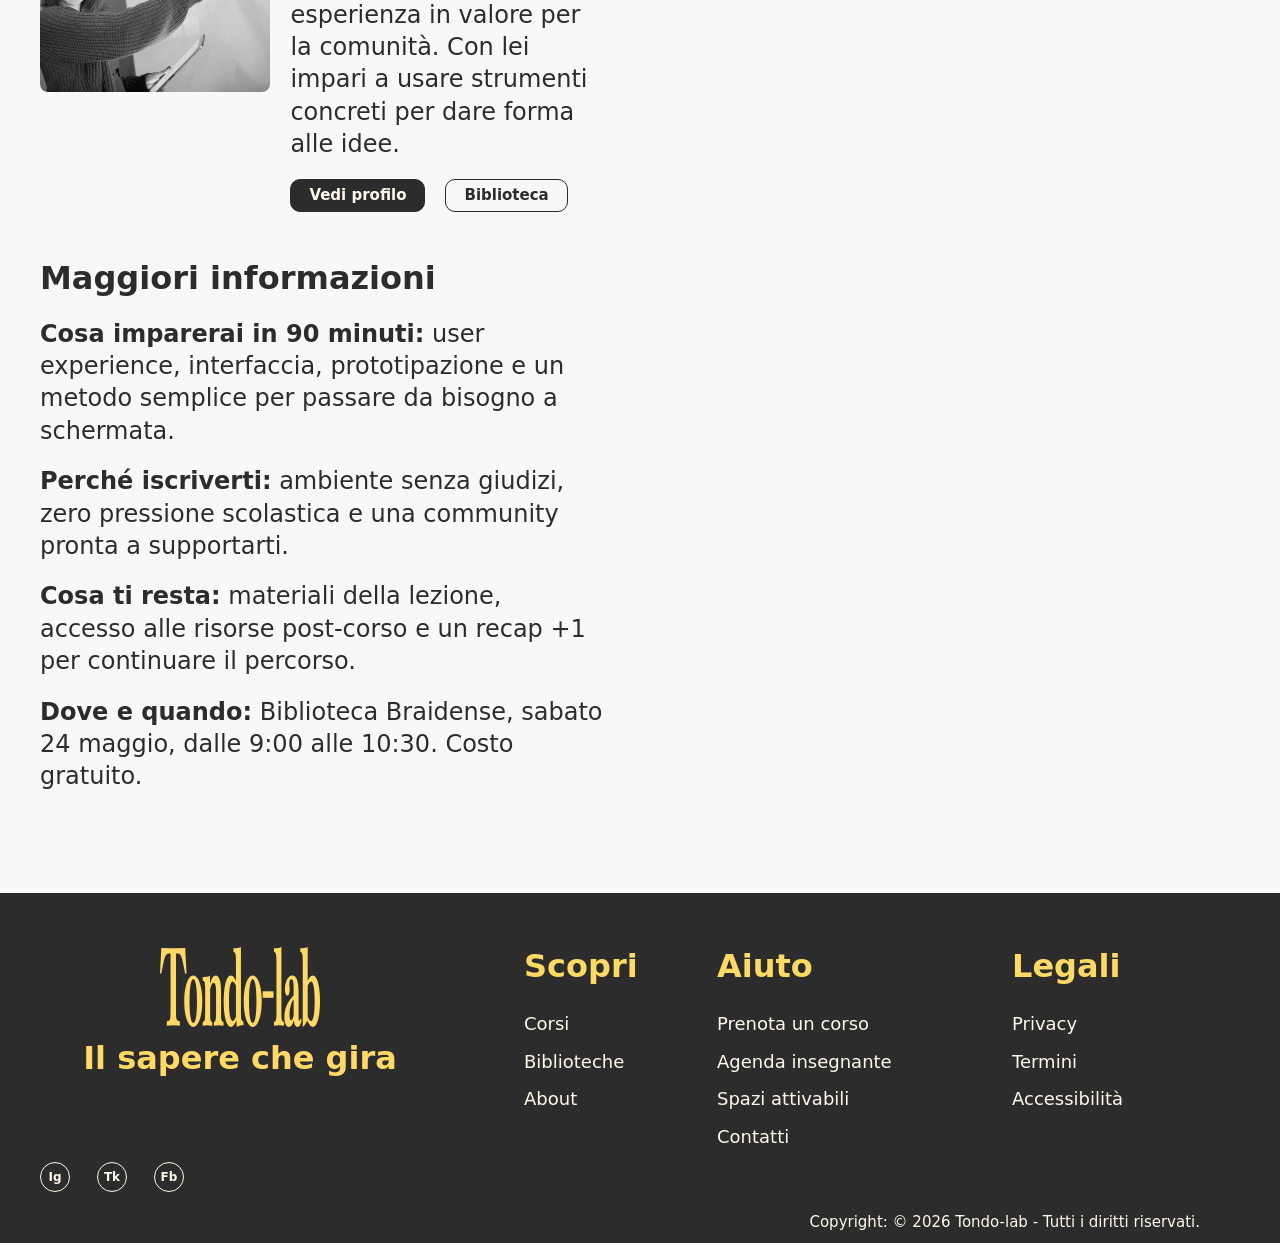
<file: corso-ux-ui.html>
<!doctype html>
<html lang="it">
  <head>
    <meta charset="utf-8">
    <meta name="viewport" content="width=device-width, initial-scale=1">
    <title>Corso UX/UI per servizi pubblici | Tondo-lab</title>
    <meta name="description" content="Prenota il corso UX/UI per servizi pubblici con Alessia Romano alla Biblioteca Braidense.">
    <link rel="stylesheet" href="css/styles.css">
    <script src="js/main.js" defer></script>
  </head>
  <body class="theme-courses">
    <a class="skip-link" href="#contenuto">Salta al contenuto</a>
    <header class="site-header" data-site-header><div class="site-header__inner"><a class="site-brand" href="index.html" aria-label="Tondo-lab Home">Tondo-lab</a><button class="nav-toggle" type="button" aria-label="Apri menu" aria-expanded="false" aria-controls="site-nav" data-nav-toggle><span class="nav-toggle__line"></span><span class="nav-toggle__line"></span></button><nav class="site-nav" id="site-nav" aria-label="Navigazione principale" data-site-nav><a class="nav-pill" href="corsi.html" aria-current="page">Corsi</a><a class="nav-pill" href="biblioteche.html">Biblioteche</a><a class="nav-pill" href="about.html">About</a><a class="nav-pill nav-pill--button" href="login.html">Login</a></nav></div></header>
    <main id="contenuto">
      <article class="detail-page course-detail">
        <header class="detail-header">
          <h1>Corso UX/UI designer</h1>
          <p>Biblioteca comunale - via Brera 28 (MI)</p>
        </header>

        <img class="detail-hero-image" src="assets/web.jpg" alt="Interfaccia web per il corso UX/UI Tondo-lab">

        <div class="detail-grid">
          <div class="detail-main">
            <section aria-labelledby="course-description-title">
              <h2 id="course-description-title">Descrizione</h2>
              <p>
                Basta teoria infinita. Costruisci qualcosa che funzioni, subito. Ti sei mai chiesto perché
                alcune app sono un piacere da usare e altre ti fanno venire voglia di chiuderle?
                La risposta è nel design. In Tondo-lab, trasformiamo la tua curiosità in competenza tecnica
                dentro un'esperienza condivisa, dove la conoscenza circola libera e orientata al risultato.
              </p>
            </section>

            <section class="teacher-inline" aria-labelledby="teacher-inline-title">
              <img src="assets/professore1.webp" alt="Foto di Alessia Romano">
              <div>
                <h2 id="teacher-inline-title">Alessia</h2>
                <p>
                  È una service designer che ha scelto Tondo-lab per trasformare la propria esperienza
                  in valore per la comunità. Con lei impari a usare strumenti concreti per dare forma alle idee.
                </p>
                <div class="inline-actions">
                  <a class="button button--small" href="insegnante-alessia.html">Vedi profilo</a>
                  <a class="button button--small button--ghost" href="biblioteca-braidense.html">Biblioteca</a>
                </div>
              </div>
            </section>

            <section aria-labelledby="course-more-title">
              <h2 id="course-more-title">Maggiori informazioni</h2>
              <div class="rich-list">
                <p><strong>Cosa imparerai in 90 minuti:</strong> user experience, interfaccia, prototipazione e un metodo semplice per passare da bisogno a schermata.</p>
                <p><strong>Perché iscriverti:</strong> ambiente senza giudizi, zero pressione scolastica e una community pronta a supportarti.</p>
                <p><strong>Cosa ti resta:</strong> materiali della lezione, accesso alle risorse post-corso e un recap +1 per continuare il percorso.</p>
                <p><strong>Dove e quando:</strong> Biblioteca Braidense, sabato 24 maggio, dalle 9:00 alle 10:30. Costo gratuito.</p>
              </div>
            </section>
          </div>

          <aside class="detail-side" aria-label="Informazioni corso">
            <dl class="fact-list">
              <div><dt>Data:</dt><dd>Sabato 24 maggio</dd></div>
              <div><dt>Dalle/alle:</dt><dd>9:00-10:30</dd></div>
              <div><dt>Docente:</dt><dd>Alessia</dd></div>
              <div><dt>Costo:</dt><dd>Gratis</dd></div>
              <div><dt>Disponibilità:</dt><dd>15 posti</dd></div>
            </dl>
            <button class="button button--wide" type="button" data-booking-trigger data-booking-label="UX/UI per servizi pubblici, sabato 24 maggio, 9:00-10:30 alla Biblioteca Braidense">Prenota il corso</button>
            <p class="booking-status" aria-live="polite"></p>
          </aside>
        </div>
      </article>
    </main>
    <footer class="site-footer"><div class="site-footer__brand"><img class="site-footer__logo" src="assets/logo-tondo-lab-hero.svg" alt="Tondo-lab"><p>Il sapere che gira</p><div class="social-links" aria-label="Canali social"><a href="about.html" aria-label="Instagram">Ig</a><a href="about.html" aria-label="TikTok">Tk</a><a href="about.html" aria-label="Facebook">Fb</a></div></div><nav class="site-footer__nav" aria-label="Navigazione footer"><div><h2>Scopri</h2><a href="corsi.html">Corsi</a><a href="biblioteche.html">Biblioteche</a><a href="about.html">About</a></div><div><h2>Aiuto</h2><a href="corso-ux-ui.html">Prenota un corso</a><a href="insegnante-alessia.html">Agenda insegnante</a><a href="biblioteca-braidense.html">Spazi attivabili</a><a href="about.html#contatti">Contatti</a></div><div><h2>Legali</h2><a href="about.html">Privacy</a><a href="about.html">Termini</a><a href="about.html">Accessibilità</a></div></nav><p class="site-footer__copyright">Copyright: © 2026 Tondo-lab - Tutti i diritti riservati.</p></footer>
  </body>
</html>
</file>
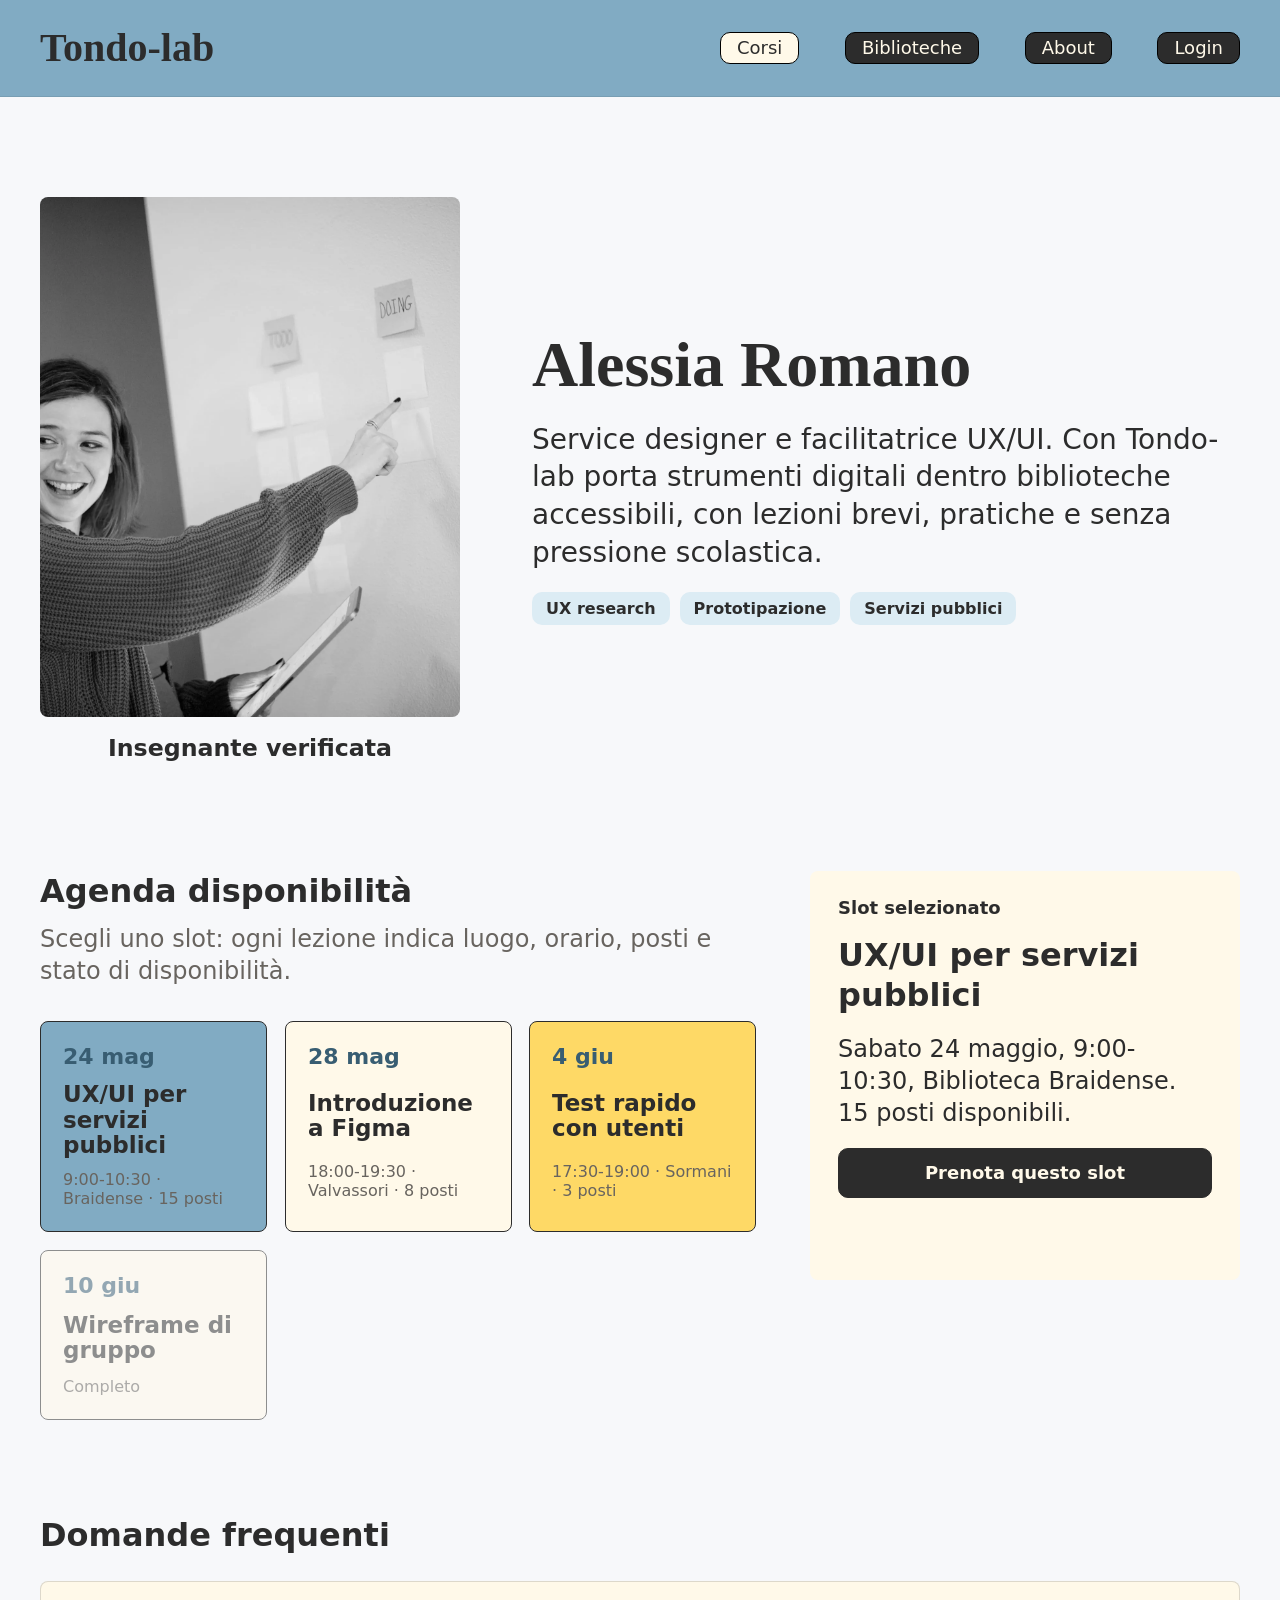
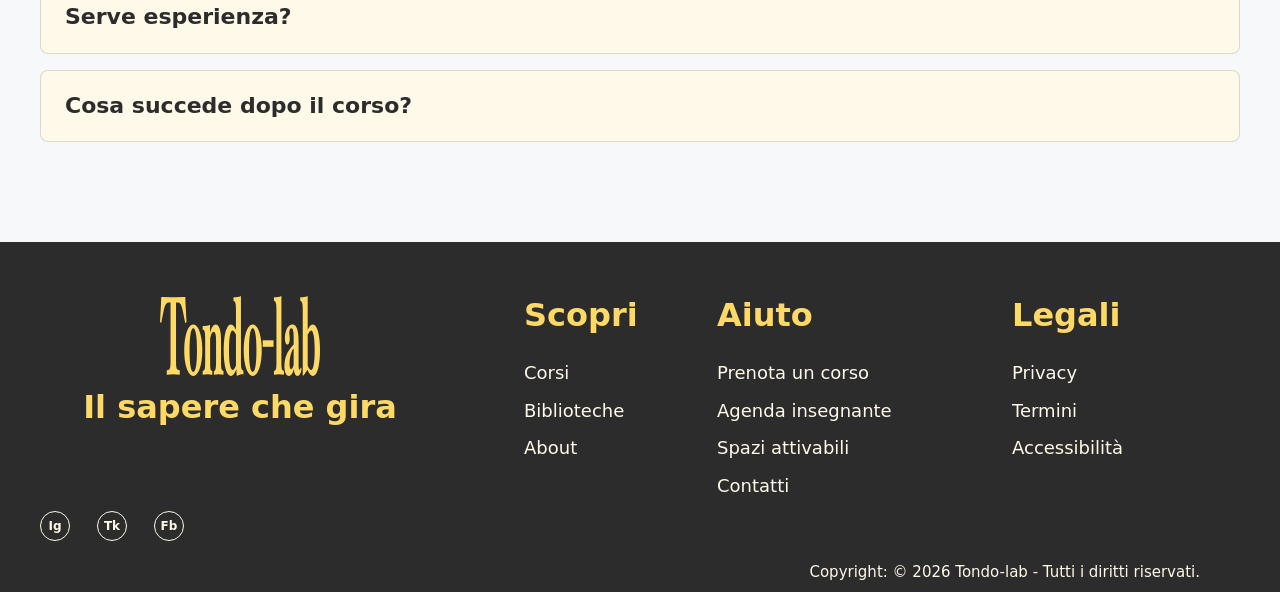
<file: insegnante-alessia.html>
<!doctype html>
<html lang="it">
  <head>
    <meta charset="utf-8">
    <meta name="viewport" content="width=device-width, initial-scale=1">
    <title>Alessia Romano | Tondo-lab</title>
    <meta name="description" content="Profilo e agenda di Alessia Romano, insegnante verificata Tondo-lab per UX/UI e servizi pubblici.">
    <link rel="stylesheet" href="css/styles.css">
    <script src="js/main.js" defer></script>
  </head>
  <body class="theme-courses teacher-page">
    <a class="skip-link" href="#contenuto">Salta al contenuto</a>
    <header class="site-header" data-site-header><div class="site-header__inner"><a class="site-brand" href="index.html" aria-label="Tondo-lab Home">Tondo-lab</a><button class="nav-toggle" type="button" aria-label="Apri menu" aria-expanded="false" aria-controls="site-nav" data-nav-toggle><span class="nav-toggle__line"></span><span class="nav-toggle__line"></span></button><nav class="site-nav" id="site-nav" aria-label="Navigazione principale" data-site-nav><a class="nav-pill" href="corsi.html" aria-current="page">Corsi</a><a class="nav-pill" href="biblioteche.html">Biblioteche</a><a class="nav-pill" href="about.html">About</a><a class="nav-pill nav-pill--button" href="login.html">Login</a></nav></div></header>
    <main id="contenuto">
      <article class="teacher-profile">
        <header class="teacher-hero">
          <div class="teacher-hero__visual">
            <div class="teacher-hero__media">
              <img src="assets/professore1.webp" alt="Foto di Alessia Romano">
            </div>
            <p class="page-kicker">Insegnante verificata</p>
          </div>
          <div>
            <h1>Alessia Romano</h1>
            <p>
              Service designer e facilitatrice UX/UI. Con Tondo-lab porta strumenti digitali
              dentro biblioteche accessibili, con lezioni brevi, pratiche e senza pressione scolastica.
            </p>
            <div class="tag-list tag-list--compact"><span>UX research</span><span>Prototipazione</span><span>Servizi pubblici</span></div>
          </div>
        </header>

        <section class="teacher-content" aria-labelledby="agenda-title">
          <div>
            <h2 id="agenda-title">Agenda disponibilità</h2>
            <p class="section-lead">Scegli uno slot: ogni lezione indica luogo, orario, posti e stato di disponibilità.</p>
            <div class="calendar" data-calendar>
              <button class="calendar-slot is-selected" type="button" data-slot-button data-slot-id="slot-ux">
                <span>24 mag</span><strong>UX/UI per servizi pubblici</strong><small>9:00-10:30 · Braidense · 15 posti</small>
              </button>
              <button class="calendar-slot" type="button" data-slot-button data-slot-id="slot-figma">
                <span>28 mag</span><strong>Introduzione a Figma</strong><small>18:00-19:30 · Valvassori · 8 posti</small>
              </button>
              <button class="calendar-slot calendar-slot--low" type="button" data-slot-button data-slot-id="slot-test">
                <span>4 giu</span><strong>Test rapido con utenti</strong><small>17:30-19:00 · Sormani · 3 posti</small>
              </button>
              <button class="calendar-slot calendar-slot--full" type="button" disabled>
                <span>10 giu</span><strong>Wireframe di gruppo</strong><small>Completo</small>
              </button>
            </div>
          </div>

          <aside class="slot-panel" data-slot-panel aria-live="polite">
            <p class="page-kicker">Slot selezionato</p>
            <h2 data-slot-title>UX/UI per servizi pubblici</h2>
            <p data-slot-detail>Sabato 24 maggio, 9:00-10:30, Biblioteca Braidense. 15 posti disponibili.</p>
            <button class="button button--wide" type="button" data-booking-trigger data-booking-label="UX/UI per servizi pubblici con Alessia Romano">Prenota questo slot</button>
            <p class="booking-status" aria-live="polite"></p>
          </aside>
        </section>

        <section class="faq-section" aria-labelledby="faq-title">
          <h2 id="faq-title">Domande frequenti</h2>
          <div class="faq-list">
            <div class="faq-item">
              <button type="button" aria-expanded="false" data-accordion-trigger>Serve esperienza?</button>
              <div class="faq-panel"><p>No. Gli slot sono pensati per partire da esempi pratici e arrivare a un piccolo risultato condiviso.</p></div>
            </div>
            <div class="faq-item">
              <button type="button" aria-expanded="false" data-accordion-trigger>Cosa succede dopo il corso?</button>
              <div class="faq-panel"><p>Ricevi materiali, una traccia di recap e la richiesta di feedback per migliorare le prossime lezioni.</p></div>
            </div>
          </div>
        </section>
      </article>
    </main>
    <footer class="site-footer"><div class="site-footer__brand"><img class="site-footer__logo" src="assets/logo-tondo-lab-hero.svg" alt="Tondo-lab"><p>Il sapere che gira</p><div class="social-links" aria-label="Canali social"><a href="about.html" aria-label="Instagram">Ig</a><a href="about.html" aria-label="TikTok">Tk</a><a href="about.html" aria-label="Facebook">Fb</a></div></div><nav class="site-footer__nav" aria-label="Navigazione footer"><div><h2>Scopri</h2><a href="corsi.html">Corsi</a><a href="biblioteche.html">Biblioteche</a><a href="about.html">About</a></div><div><h2>Aiuto</h2><a href="corso-ux-ui.html">Prenota un corso</a><a href="insegnante-alessia.html">Agenda insegnante</a><a href="biblioteca-braidense.html">Spazi attivabili</a><a href="about.html#contatti">Contatti</a></div><div><h2>Legali</h2><a href="about.html">Privacy</a><a href="about.html">Termini</a><a href="about.html">Accessibilità</a></div></nav><p class="site-footer__copyright">Copyright: © 2026 Tondo-lab - Tutti i diritti riservati.</p></footer>
  </body>
</html>
</file>
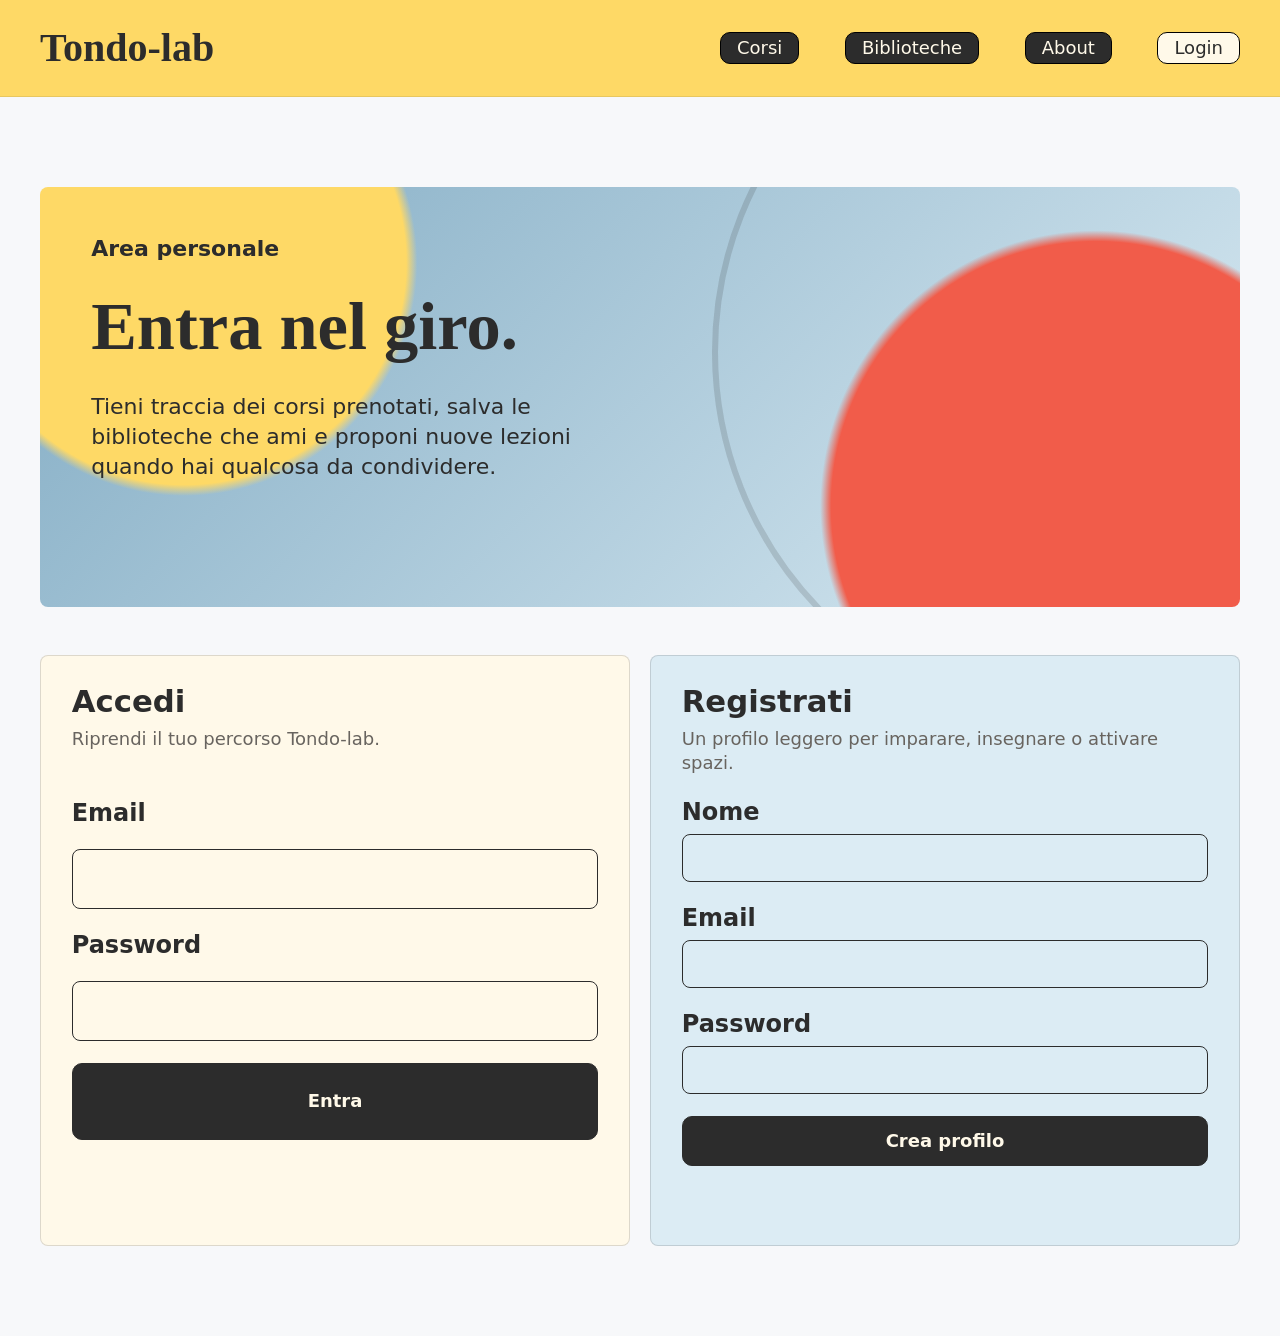
<file: login.html>
<!doctype html>
<html lang="it">
  <head>
    <meta charset="utf-8">
    <meta name="viewport" content="width=device-width, initial-scale=1">
    <title>Login | Tondo-lab</title>
    <meta name="description" content="Accedi o registrati a Tondo-lab, il servizio che mette in circolo studenti, insegnanti e biblioteche.">
    <link rel="stylesheet" href="css/styles.css">
    <script src="js/main.js" defer></script>
  </head>
  <body class="theme-auth">
    <a class="skip-link" href="#contenuto">Salta al contenuto</a>
    <header class="site-header" data-site-header>
      <div class="site-header__inner">
        <a class="site-brand" href="index.html" aria-label="Tondo-lab Home">Tondo-lab</a>
        <button class="nav-toggle" type="button" aria-label="Apri menu" aria-expanded="false" aria-controls="site-nav" data-nav-toggle>
          <span class="nav-toggle__line"></span>
          <span class="nav-toggle__line"></span>
        </button>
        <nav class="site-nav" id="site-nav" aria-label="Navigazione principale" data-site-nav>
          <a class="nav-pill" href="corsi.html">Corsi</a>
          <a class="nav-pill" href="biblioteche.html">Biblioteche</a>
          <a class="nav-pill" href="about.html">About</a>
          <a class="nav-pill nav-pill--button" href="login.html" aria-current="page">Login</a>
        </nav>
      </div>
    </header>

    <main id="contenuto" class="auth-page">
      <div class="auth-layout">
        <section class="auth-copy" aria-labelledby="auth-title">
          <p class="page-kicker">Area personale</p>
          <h1 id="auth-title">Entra nel giro.</h1>
          <p>
            Tieni traccia dei corsi prenotati, salva le biblioteche che ami e proponi nuove lezioni
            quando hai qualcosa da condividere.
          </p>
        </section>

        <div class="auth-panel" aria-label="Accesso e registrazione">
          <form class="auth-form" data-fake-form data-form-kind="login">
            <div>
              <h2>Accedi</h2>
              <p>Riprendi il tuo percorso Tondo-lab.</p>
            </div>
            <div class="form-row">
              <label for="login-email">Email</label>
              <input id="login-email" name="email" type="email" autocomplete="email" required>
            </div>
            <div class="form-row">
              <label for="login-password">Password</label>
              <input id="login-password" name="password" type="password" autocomplete="current-password" required>
            </div>
            <button class="button" type="submit">Entra</button>
            <p class="form-status" aria-live="polite"></p>
          </form>

          <form class="auth-form auth-form--register" data-fake-form data-form-kind="register">
            <div>
              <h2>Registrati</h2>
              <p>Un profilo leggero per imparare, insegnare o attivare spazi.</p>
            </div>
            <div class="form-row">
              <label for="register-name">Nome</label>
              <input id="register-name" name="nome" autocomplete="given-name" required>
            </div>
            <div class="form-row">
              <label for="register-email">Email</label>
              <input id="register-email" name="email" type="email" autocomplete="email" required>
            </div>
            <div class="form-row">
              <label for="register-password">Password</label>
              <input id="register-password" name="password" type="password" autocomplete="new-password" required>
            </div>
            <button class="button" type="submit">Crea profilo</button>
            <p class="form-status" aria-live="polite"></p>
          </form>
        </div>
      </div>
    </main>
  </body>
</html>
</file>
<file: css/styles.css>
@layer reset, tokens, base, layout, components, interactions, pages, utilities, responsive;

@layer reset {
  *,
  *::before,
  *::after {
    box-sizing: border-box;
  }

  html {
    overflow-x: clip;
    scroll-behavior: smooth;
  }

  body,
  h1,
  h2,
  h3,
  p,
  figure {
    margin: 0;
  }

  img {
    display: block;
    max-width: 100%;
  }

  [hidden] {
    display: none !important;
  }

  button,
  input,
  textarea,
  select {
    font: inherit;
  }
}

@layer tokens {
  :root {
    --color-yellow: #fed966;
    --color-yellow-soft: #fff9e9;
    --color-blue: #81abc3;
    --color-red: #f15c4a;
    --color-ink: #2c2c2c;
    --color-page: #f7f8fa;
    --color-focus: #0a66c2;

    --font-display: "Baskervville", "Baskerville", "Georgia", serif;
    --font-body: "Outfit", "Avenir Next", "Inter", system-ui, sans-serif;

    --header-height: 120px;
    --layout-max: 1760px;
    --radius-pill: 10px;
    --shadow-menu: 0 18px 50px rgb(44 44 44 / 18%);
    --z-header: 20;
  }
}

@layer base {
  body {
    min-width: 320px;
    overflow-x: hidden;
    background: var(--color-page);
    color: var(--color-ink);
    font-family: var(--font-body);
    line-height: 1.2;
    text-rendering: optimizeLegibility;
  }

  a {
    color: inherit;
    text-decoration: none;
  }

  button {
    color: inherit;
  }

  body.nav-open {
    overflow: hidden;
  }

  :focus-visible {
    outline: 3px solid var(--color-focus);
    outline-offset: 4px;
  }
}

@layer components {
  .skip-link {
    position: fixed;
    top: 16px;
    left: 16px;
    z-index: calc(var(--z-header) + 2);
    transform: translateY(-160%);
    border: 1px solid var(--color-ink);
    border-radius: var(--radius-pill);
    background: var(--color-yellow-soft);
    padding: 10px 14px;
    color: var(--color-ink);
    font-weight: 600;
  }

  .skip-link:focus {
    transform: translateY(0);
  }

  .site-header {
    position: relative;
    z-index: var(--z-header);
    min-height: var(--header-height);
    border-bottom: 1px solid rgb(44 44 44 / 10%);
    background: var(--color-yellow);
  }

  .site-header__inner {
    display: flex;
    align-items: center;
    justify-content: space-between;
    width: min(100% - 162px, var(--layout-max));
    min-height: var(--header-height);
    margin-inline: auto;
  }

  .site-brand {
    font-family: var(--font-display);
    font-size: 48px;
    font-weight: 700;
    line-height: 1;
    white-space: nowrap;
  }

  .site-nav {
    display: flex;
    align-items: center;
    justify-content: space-between;
    width: min(573px, 42vw);
    gap: 20px;
  }

  .nav-pill {
    display: inline-flex;
    min-height: 32px;
    align-items: center;
    justify-content: center;
    border: 1px solid #000;
    border-radius: var(--radius-pill);
    background: var(--color-ink);
    padding: 5px 20px;
    color: var(--color-yellow-soft);
    font-size: 18px;
    line-height: 1;
    transition:
      transform 180ms ease,
      background-color 180ms ease,
      color 180ms ease;
  }

  .nav-pill:hover {
    transform: translateY(-1px);
    background: #111;
  }

  .nav-pill--button {
    cursor: pointer;
  }

  .nav-toggle {
    display: none;
  }
}

@layer pages {
  .home-hero {
    position: relative;
    height: min(86.98vw, 1670px);
    overflow: hidden;
    background:
      linear-gradient(rgb(35 31 32 / 76%), rgb(35 31 32 / 76%)),
      url("../assets/home-hero-background.png") center / cover;
  }

  .home-hero__scene {
    position: absolute;
    isolation: isolate;
    inset: 0;
    left: 50%;
    width: min(100vw, 1920px);
    height: 100%;
    transform: translateX(-50%);
  }

  .home-hero__asset {
    position: absolute;
    pointer-events: none;
    user-select: none;
  }

  .home-hero__wordmark {
    top: 5.37%;
    left: 22.64%;
    width: 54.8%;
    height: 10.33%;
  }

  .home-hero__payoff,
  .home-hero__claim {
    position: absolute;
    color: var(--color-yellow);
    font-size: clamp(16px, 1.67vw, 32px);
    font-weight: 600;
    line-height: 1;
    text-align: center;
  }

  .home-hero__payoff {
    top: 5.33%;
    left: 33.3%;
    white-space: nowrap;
  }

  .home-hero__claim {
    top: 15.5%;
    left: 50%;
    width: 51.5%;
    margin-top: 1rem;
    transform: translateX(-50%);
  }

  .home-hero__yellow-path {
    top: 25.63%;
    left: 6.66%;
    z-index: 5;
    width: 86.7%;
    height: 36.95%;
    animation: heroPathReveal 1650ms 500ms cubic-bezier(.22, 1, .36, 1) both;
  }

  .home-hero__red-path {
    top: 60.29%;
    left: 8.39%;
    z-index: 8;
    width: 60.1%;
    height: 34.4%;
    animation: heroPathRevealReverse 1950ms 500ms cubic-bezier(.22, 1, .36, 1) both;
    transform-origin: right center;
  }

  .home-hero__red-connector {
    top: 76.2%;
    left: 52.77%;
    z-index: 8;
    width: 17%;
    height: 12.36%;
    transform: rotate(7.08deg);
    transform-origin: center;
    animation: heroPathRevealReverse 1720ms 500ms cubic-bezier(.22, 1, .36, 1) both;
  }

  .home-hero__student-shape {
    top: 46.88%;
    left: 19.65%;
    z-index: 2;
    width: 21.91%;
    height: 28.08%;
  }

  .home-hero__student-piece {
    top: 46.88%;
    left: 13.08%;
    z-index: 2;
    width: 12.11%;
    height: 28.08%;
  }

  .home-hero__student-arrow {
    top: 49.44%;
    left: 8.04%;
    z-index: 6;
    width: 6.03%;
    height: 24.2%;
  }

  .home-hero__teacher-shape {
    top: 47%;
    left: 41.74%;
    z-index: 2;
    width: 19.51%;
    height: 28.07%;
  }

  .home-hero__library-shape {
    top: 47%;
    left: 61.24%;
    z-index: 2;
    width: 21.91%;
    height: 28.07%;
  }

  .hero-actor {
    position: absolute;
    z-index: 9;
    display: flex;
    flex-direction: column;
    align-items: center;
    color: var(--color-ink);
    text-align: center;
  }

  .hero-actor__icon {
    width: clamp(34px, 4.1vw, 78px);
    height: clamp(42px, 4.8vw, 92px);
    object-fit: contain;
    margin-bottom: clamp(8px, 1vw, 18px);
  }

  .hero-actor h2 {
    font-size: clamp(13px, 1.67vw, 32px);
    font-weight: 600;
    line-height: 1;
  }

  .hero-actor p {
    max-width: 14.8em;
    margin-top: clamp(12px, 1.25vw, 24px);
    font-size: clamp(10px, 1.25vw, 24px);
    line-height: 1.08;
  }

  .hero-actor--students {
    top: 52.1%;
    left: 25.5%;
    width: 13.6%;
  }

  .hero-actor--teachers {
    top: 52.6%;
    left: 45.3%;
    width: 12%;
  }

  .hero-actor--libraries {
    top: 51.7%;
    left: 65.2%;
    width: 13.8%;
  }

  .home-hero__mobile {
    display: none;
  }
}

@layer interactions {
  @keyframes heroPathReveal {
    from {
      opacity: 0;
      clip-path: inset(0 100% 0 0);
    }

    to {
      opacity: 1;
      clip-path: inset(-8% -8% -8% -8%);
    }
  }

  @keyframes heroPathRevealReverse {
    from {
      opacity: 0;
      clip-path: inset(0 0 0 100%);
    }

    to {
      opacity: 1;
      clip-path: inset(-8% -8% -8% -8%);
    }
  }

  @media (prefers-reduced-motion: reduce) {
    .home-hero__yellow-path,
    .home-hero__red-path,
    .home-hero__red-connector {
      animation: none;
      opacity: 1;
      clip-path: none;
    }
  }
}

@layer utilities {
  .sr-only {
    position: absolute;
    width: 1px;
    height: 1px;
    overflow: hidden;
    clip: rect(0, 0, 0, 0);
    white-space: nowrap;
  }
}

@layer responsive {
  @media (max-width: 1439px) {
    :root {
      --header-height: 96px;
    }

    .site-header__inner {
      width: min(100% - 80px, var(--layout-max));
    }

    .site-brand {
      font-size: 40px;
    }

    .site-nav {
      width: min(520px, 50vw);
      gap: 14px;
    }

    .nav-pill {
      padding-inline: 16px;
    }
  }

  @media (max-width: 1023px) {
    :root {
      --header-height: 84px;
    }

    .site-header__inner {
      width: min(100% - 48px, var(--layout-max));
    }

    .site-brand {
      font-size: 34px;
    }

    .site-nav {
      position: fixed;
      top: var(--header-height);
      right: 0;
      bottom: 0;
      left: 0;
      display: grid;
      width: auto;
      align-content: center;
      justify-content: center;
      justify-items: center;
      gap: clamp(28px, 6vh, 58px);
      border: 0;
      border-radius: 0;
      background: var(--color-ink);
      padding: clamp(34px, 8vh, 76px) 24px 48px;
      box-shadow: none;
      opacity: 0;
      pointer-events: none;
      visibility: hidden;
      clip-path: inset(50%);
      transform: translateY(-18px);
      transition:
        opacity 220ms ease,
        transform 220ms cubic-bezier(.22, 1, .36, 1),
        visibility 0s 220ms,
        clip-path 0s 220ms;
    }

    .site-nav.is-open {
      opacity: 1;
      pointer-events: auto;
      visibility: visible;
      clip-path: inset(0);
      transform: translateY(0);
      transition:
        opacity 220ms ease,
        transform 220ms cubic-bezier(.22, 1, .36, 1),
        visibility 0s 0s;
    }

    .nav-pill {
      width: auto;
      min-height: 0;
      border: 0;
      background: transparent;
      padding: 0;
      color: var(--color-cream);
      font-size: clamp(42px, 7.6vw, 72px);
      font-weight: 700;
      line-height: .95;
      text-align: center;
    }

    .nav-pill:hover {
      background: transparent;
      color: var(--color-yellow);
      transform: rotate(-1.4deg) scale(1.03);
    }

    .nav-pill[aria-current="page"] {
      background: transparent;
      color: var(--color-yellow);
    }

    .nav-pill--button {
      min-height: 54px;
      margin-top: clamp(6px, 2.5vh, 30px);
      border: 0;
      border-radius: 0;
      background: var(--color-blue);
      padding: 12px 30px;
      color: var(--color-cream);
      font-size: clamp(22px, 4vw, 34px);
      transform: rotate(-2deg);
    }

    .nav-toggle {
      display: inline-flex;
      position: relative;
      width: 46px;
      height: 40px;
      align-items: center;
      justify-content: center;
      border: 1px solid #000;
      border-radius: var(--radius-pill);
      background: var(--color-ink);
      color: var(--color-yellow-soft);
      cursor: pointer;
      transition:
        width 180ms ease,
        background-color 180ms ease,
        color 180ms ease;
    }

    .nav-toggle::before {
      content: "";
      position: absolute;
      left: 16px;
      color: currentColor;
      font-size: 14px;
      font-weight: 700;
      line-height: 1;
      text-transform: uppercase;
      opacity: 0;
      transform: translateX(8px);
      transition:
        opacity 160ms ease,
        transform 160ms ease;
    }

    .nav-toggle__line {
      position: absolute;
      top: 50%;
      left: 50%;
      width: 22px;
      height: 2px;
      border-radius: 999px;
      background: currentColor;
      transition:
        transform 180ms ease,
        opacity 180ms ease;
    }

    .nav-toggle__line:first-of-type {
      transform: translate(-50%, calc(-50% - 4px));
    }

    .nav-toggle__line:last-of-type {
      transform: translate(-50%, calc(-50% + 4px));
    }

    .nav-toggle[aria-expanded="true"] .nav-toggle__line:first-of-type {
      transform: translate(calc(-50% + 22px), -50%) rotate(45deg);
    }

    .nav-toggle[aria-expanded="true"] .nav-toggle__line:last-of-type {
      transform: translate(calc(-50% + 22px), -50%) rotate(-45deg);
    }

    .nav-toggle[aria-expanded="true"] {
      width: 104px;
      border: 0;
      background: var(--color-red);
      color: var(--color-cream);
    }

    .nav-toggle[aria-expanded="true"]::before {
      content: "Menu";
      opacity: 1;
      transform: translateX(0);
    }

    .home-hero__payoff {
      top: 5.15%;
      left: 33.7%;
      font-size: clamp(12px, 1.67vw, 16px);
    }

    .home-hero__claim {
      width: 70%;
      margin-top: 1rem;
      line-height: 1.1;
    }
  }

  @media (max-width: 767px) {
    :root {
      --header-height: 72px;
    }

    .site-header__inner {
      width: min(100% - 32px, var(--layout-max));
    }

    .site-brand {
      font-size: 28px;
    }

    .home-hero {
      height: auto;
      min-height: auto;
      padding: 36px 16px 42px;
      background:
        linear-gradient(rgb(35 31 32 / 79%), rgb(35 31 32 / 79%)),
        url("../assets/home-hero-background.png") center top / cover;
    }

    .home-hero__scene {
      display: none;
    }

    .site-nav {
      top: var(--header-height);
      right: 0;
      bottom: 0;
      left: 0;
      width: auto;
      grid-template-columns: 1fr;
      gap: clamp(30px, 7vh, 56px);
      justify-content: center;
      border: 0;
      border-radius: 0;
      padding: clamp(40px, 8vh, 76px) 20px 42px;
      box-shadow: none;
    }

    .nav-pill {
      min-height: 0;
      border: 0;
      background: transparent;
      color: var(--color-cream);
      font-size: clamp(42px, 14vw, 64px);
      font-weight: 700;
    }

    .nav-pill[aria-current="page"] {
      background: transparent;
      color: var(--color-yellow);
    }

    .nav-pill--button {
      border: 0;
      background: var(--color-blue);
      color: var(--color-cream);
    }

    .home-hero__mobile {
      display: block;
      max-width: 520px;
      margin-inline: auto;
      color: var(--color-yellow);
      text-align: center;
    }

    .home-hero__mobile-wordmark {
      width: min(100%, 430px);
      margin-inline: auto;
    }

    .home-hero__mobile-payoff {
      margin-top: 10px;
      font-size: 17px;
      font-weight: 600;
    }

    .home-hero__mobile-title {
      margin-top: 34px;
      color: var(--color-yellow-soft);
      font-family: var(--font-display);
      font-size: clamp(38px, 12vw, 58px);
      font-weight: 700;
      line-height: 0.95;
    }

    .home-hero__mobile-claim {
      margin: 18px auto 0;
      max-width: 34rem;
      color: var(--color-yellow-soft);
      font-size: 18px;
      line-height: 1.35;
    }

    .mobile-actor-grid {
      display: grid;
      gap: 14px;
      margin-top: 30px;
    }

    .mobile-actor {
      position: relative;
      display: grid;
      grid-template-columns: 72px 1fr;
      gap: 14px;
      align-items: center;
      min-height: 128px;
      border: 1px solid rgb(44 44 44 / 18%);
      border-radius: 999px;
      padding: 18px 22px 18px 18px;
      color: var(--color-ink);
      text-align: left;
    }

    .mobile-actor::after {
      content: none;
      display: none;
    }

    .mobile-actor--students {
      background: var(--color-yellow);
    }

    .mobile-actor--teachers {
      background: var(--color-blue);
    }

    .mobile-actor--libraries {
      background: var(--color-red);
    }

    .mobile-actor img {
      grid-row: 1 / span 2;
      width: 58px;
      height: 68px;
      object-fit: contain;
      justify-self: center;
    }

    .mobile-actor h2 {
      grid-column: 2;
      font-size: 24px;
      font-weight: 600;
      line-height: 1;
    }

    .mobile-actor p {
      grid-column: 2;
      margin-top: 8px;
      padding-right: 16px;
      font-size: 15px;
      line-height: 1.25;
    }
  }

  @media (prefers-reduced-motion: reduce) {
    *,
    *::before,
    *::after {
      scroll-behavior: auto !important;
      transition-duration: 0.01ms !important;
      animation-duration: 0.01ms !important;
      animation-iteration-count: 1 !important;
    }
  }
}

@layer tokens {
  :root {
    --color-cream: #fff9e9;
    --color-soft-blue: #dcecf4;
    --color-soft-red: #ffe4df;
    --color-muted: #68645f;
    --color-line: rgb(44 44 44 / 16%);
    --radius-card: 8px;
    --layout-wide: 1762px;
    --section-pad: clamp(72px, 7vw, 140px);
  }
}

@layer base {
  main {
    background: var(--color-page);
  }

  p {
    line-height: 1.35;
  }

  strong {
    font-weight: 700;
  }

  input,
  textarea,
  select {
    width: 100%;
    border: 1px solid var(--color-ink);
    border-radius: var(--radius-card);
    background: transparent;
    padding: 13px 16px;
    color: var(--color-ink);
  }

  textarea {
    resize: vertical;
  }
}

@layer layout {
  .section,
  .archive-section,
  .detail-page,
  .teacher-profile,
  .auth-page {
    padding-inline: 80px;
  }

  .section {
    padding-block: var(--section-pad);
  }

  .section__inner,
  .archive-section > .section__inner {
    width: min(100%, var(--layout-wide));
    margin-inline: auto;
  }

  .section-heading {
    margin-bottom: clamp(54px, 5vw, 145px);
  }

  .section-heading--center {
    text-align: center;
  }

  .section-heading h2,
  .section-title,
  .page-title,
  .detail-header h1,
  .teacher-hero h1,
  .join-copy h2,
  .auth-copy h1 {
    font-family: var(--font-display);
    font-weight: 700;
    line-height: 1;
    letter-spacing: 0;
  }

  .section-heading h2,
  .section-title,
  .page-title {
    font-size: clamp(58px, 4.85vw, 93px);
  }

  .page-kicker {
    margin-bottom: 64px;
    color: var(--color-ink);
    font-size: clamp(24px, 2.08vw, 40px);
    font-weight: 600;
    line-height: 1;
  }

  .archive-section {
    padding-block: 100px;
  }

  .archive-grid {
    margin-top: 68px;
  }

  .card-grid {
    display: grid;
    grid-template-columns: repeat(3, minmax(0, 1fr));
    gap: 97px 20px;
  }

  .card-grid--home {
    gap: 97px 20px;
  }

  .section-action {
    display: flex;
    justify-content: center;
    margin-top: 79px;
  }
}

@layer components {
  .theme-courses .site-header {
    background: var(--color-blue);
  }

  .theme-libraries .site-header {
    background: var(--color-red);
  }

  .theme-about .site-header {
    background: var(--color-yellow);
  }

  .nav-pill[aria-current="page"] {
    background: var(--color-cream);
    color: var(--color-ink);
  }

  .button {
    display: inline-flex;
    min-height: 50px;
    align-items: center;
    justify-content: center;
    border: 1px solid var(--color-ink);
    border-radius: var(--radius-pill);
    background: var(--color-ink);
    padding: 12px 26px;
    color: var(--color-cream);
    font-size: 18px;
    font-weight: 600;
    line-height: 1;
    text-align: center;
    cursor: pointer;
    transition:
      transform 180ms ease,
      background-color 180ms ease,
      color 180ms ease;
  }

  .button:hover {
    transform: translateY(-1px);
    background: #111;
  }

  .button--ghost {
    background: transparent;
    color: var(--color-ink);
  }

  .button--ghost:hover,
  .button--ghost:focus-visible {
    color: var(--color-cream);
  }

  .button--small {
    min-height: 33px;
    padding: 8px 18px;
    font-size: 15px;
  }

  .button--wide {
    width: 100%;
  }

  .course-card,
  .library-card {
    display: grid;
    min-height: 430px;
    align-content: start;
    overflow: hidden;
    border-radius: var(--radius-card);
    color: var(--color-ink);
    transition:
      transform 180ms ease,
      box-shadow 180ms ease;
  }

  .course-card:hover,
  .library-card:hover,
  .course-card:focus-visible,
  .library-card:focus-visible {
    transform: translateY(-4px);
    box-shadow: 0 20px 44px rgb(44 44 44 / 14%);
  }

  .course-card__media,
  .library-card__media {
    display: block;
    width: 100%;
    height: 300px;
    overflow: hidden;
    border-radius: var(--radius-card);
    object-fit: cover;
    background: var(--color-soft-blue);
  }

  .course-card__body,
  .library-card__body {
    display: grid;
    gap: 8px;
    padding-top: 22px;
  }

  .course-card__kicker,
  .library-card__kicker {
    color: var(--color-muted);
    font-size: 16px;
    font-weight: 600;
  }

  .course-card__title,
  .library-card__title {
    font-size: clamp(24px, 1.55vw, 30px);
    font-weight: 700;
    line-height: 1.05;
  }

  .theme-courses .course-card__title,
  .home-courses .course-card__title {
    color: #385d72;
  }

  .library-card__title,
  .theme-libraries .library-card__title {
    color: #a93428;
  }

  .course-card__meta,
  .library-card__meta {
    color: var(--color-muted);
    font-size: 17px;
    line-height: 1.25;
  }

  .visual {
    position: relative;
    isolation: isolate;
    background: var(--color-blue);
  }

  .visual::before,
  .visual::after {
    content: "";
    position: absolute;
    z-index: -1;
    border-radius: 999px;
  }

  .visual::before {
    inset: 34px auto auto 42px;
    width: 42%;
    aspect-ratio: 1;
    background: var(--color-yellow);
  }

  .visual::after {
    right: 44px;
    bottom: 36px;
    width: 34%;
    aspect-ratio: 1;
    background: var(--color-red);
  }

  .visual--ux {
    background:
      linear-gradient(135deg, rgb(44 44 44 / 82%), rgb(44 44 44 / 20)),
      var(--color-blue);
  }

  .visual--writing {
    background:
      linear-gradient(90deg, transparent 46%, rgb(44 44 44 / 18%) 46% 48%, transparent 48%),
      var(--color-yellow);
  }

  .visual--figma {
    background:
      radial-gradient(circle at 72% 34%, var(--color-red) 0 16%, transparent 17%),
      radial-gradient(circle at 52% 62%, var(--color-yellow) 0 18%, transparent 19%),
      var(--color-blue);
  }

  .visual--photo {
    background:
      linear-gradient(135deg, transparent 48%, rgb(44 44 44 / 55%) 49% 51%, transparent 52%),
      var(--color-red);
  }

  .visual--language {
    background:
      repeating-linear-gradient(0deg, rgb(255 249 233 / 52%) 0 14px, transparent 14px 34px),
      var(--color-blue);
  }

  .visual--podcast {
    background:
      radial-gradient(circle at 50% 50%, transparent 0 16%, var(--color-ink) 17% 20%, transparent 21%),
      var(--color-yellow);
  }

  .visual--library-red,
  .visual--library-yellow,
  .visual--library-blue {
    background:
      linear-gradient(90deg, transparent 0 12%, rgb(44 44 44 / 18%) 12% 14%, transparent 14% 28%, rgb(44 44 44 / 18%) 28% 30%, transparent 30% 44%, rgb(44 44 44 / 18%) 44% 46%, transparent 46%),
      var(--visual-base, var(--color-red));
  }

  .visual--library-red {
    --visual-base: var(--color-red);
  }

  .visual--library-yellow {
    --visual-base: var(--color-yellow);
  }

  .visual--library-blue {
    --visual-base: var(--color-blue);
  }

  .join-section {
    background: var(--color-page);
  }

  .join-grid {
    display: grid;
    grid-template-columns: minmax(0, 710px) minmax(0, 945px);
    gap: 108px;
    align-items: center;
  }

  .join-copy h2 {
    font-size: clamp(58px, 4.85vw, 93px);
  }

  .join-copy p {
    margin-top: 36px;
    font-size: clamp(23px, 1.67vw, 32px);
  }

  .contact-form {
    display: grid;
    gap: 20px;
  }

  .form-row {
    display: grid;
    gap: 14px;
  }

  .form-row label {
    font-size: 24px;
    font-weight: 600;
  }

  .form-status,
  .booking-status {
    min-height: 1.5em;
    color: #385d72;
    font-weight: 700;
  }

  .site-footer {
    position: relative;
    display: grid;
    grid-template-columns: 560px minmax(0, 870px);
    gap: 182px;
    min-height: 350px;
    background: var(--color-ink);
    padding: 54px 80px 24px;
    color: var(--color-cream);
  }

  .site-footer__brand {
    display: grid;
    align-content: start;
  }

  .site-footer__logo {
    width: 487px;
    height: 80px;
    object-fit: contain;
  }

  .site-footer__brand p {
    margin-top: 10px;
    color: var(--color-yellow);
    font-size: 32px;
    font-weight: 600;
    text-align: center;
    width: 487px;
  }

  .social-links {
    display: flex;
    gap: 27px;
    margin-top: 82px;
  }

  .social-links a {
    display: inline-grid;
    width: 30px;
    height: 30px;
    place-items: center;
    border: 1px solid var(--color-cream);
    border-radius: 999px;
    color: var(--color-cream);
    font-size: 12px;
    font-weight: 700;
  }

  .site-footer__nav {
    display: grid;
    grid-template-columns: 129px 231px 162px;
    gap: 174px;
  }

  .site-footer__nav div {
    display: grid;
    align-content: start;
    gap: 16px;
  }

  .site-footer__nav h2 {
    margin-bottom: 12px;
    color: var(--color-yellow);
    font-size: 32px;
    font-weight: 700;
  }

  .site-footer__nav a {
    color: var(--color-cream);
    font-size: 18px;
    line-height: 1.2;
  }

  .site-footer__copyright {
    position: absolute;
    right: 80px;
    bottom: 10px;
    color: var(--color-cream);
    font-size: 15px;
  }
}

@layer pages {
  .home-courses {
    padding-top: 132px;
  }

  .about-hero {
    position: relative;
    min-height: 1499px;
    overflow: hidden;
    background: var(--color-ink);
    color: var(--color-cream);
  }

  .about-hero__image {
    position: absolute;
    inset: 0;
    width: 100%;
    height: 811px;
    object-fit: cover;
    opacity: .72;
  }

  .about-hero__content {
    position: relative;
    display: grid;
    grid-template-columns: 520px minmax(0, 733px);
    gap: 180px;
    width: min(100% - 160px, 1200px);
    margin-inline: auto;
    padding-top: 57px;
  }

  .about-orbit {
    position: relative;
    width: 520px;
    height: 680px;
    transform: translateX(clamp(-170px, calc(245px - 21vw), -18px));
  }

  .about-orbit__node {
    position: absolute;
    display: block;
    z-index: 1;
    width: 240px;
    color: var(--color-ink);
    font-size: 25px;
    font-weight: 700;
    line-height: 1;
    text-align: center;
    white-space: nowrap;
    transform: translate(-50%, -50%);
  }

  .about-orbit__node--student {
    top: 175px;
    left: 50%;
  }

  .about-orbit__node--teacher {
    top: 350px;
    left: 50%;
  }

  .about-orbit__node--library {
    top: 532px;
    left: 50%;
  }

  .about-hero__text {
    padding-top: 52px;
  }

  .about-hero__text h1 {
    max-width: 700px;
    color: var(--color-yellow);
    font-family: var(--font-display);
    font-size: clamp(44px, 3.4vw, 64px);
    line-height: 1;
  }

  .about-hero__text p {
    margin-top: 74px;
    color: var(--color-cream);
    font-size: clamp(20px, 1.35vw, 26px);
  }

  .proposal-strip {
    position: relative;
    display: grid;
    grid-template-columns: 332px repeat(3, minmax(0, 1fr));
    gap: 76px;
    padding: 86px 47px 20px 76px;
    border-top: 1px solid var(--color-cream);
    border-bottom: 1px solid var(--color-cream);
    margin-top: 66px;
  }

  .proposal-strip h2 {
    color: var(--color-yellow);
    font-family: var(--font-display);
    font-size: 64px;
    line-height: 1.02;
  }

  .proposal-strip p {
    font-size: 24px;
  }

  .objective-block {
    position: relative;
    padding: 36px 80px 0;
    text-align: center;
  }

  .objective-block h2 {
    color: var(--color-yellow);
    font-family: var(--font-display);
    font-size: clamp(58px, 4.85vw, 93px);
    line-height: 1;
  }

  .objective-block p {
    max-width: 1087px;
    margin: 28px auto 0;
    font-size: 30px;
  }

  .team-section {
    padding-top: 130px;
  }

  .team-grid {
    display: grid;
    grid-template-columns: repeat(3, minmax(0, 1fr));
    gap: 106px 20px;
    margin-top: 85px;
  }

  .team-card {
    display: grid;
    gap: 20px;
  }

  .team-card[data-href] {
    cursor: pointer;
    transition:
      transform 180ms ease,
      filter 180ms ease;
  }

  .team-card[data-href]:hover,
  .team-card[data-href]:focus-visible {
    transform: translateY(-4px);
    filter: saturate(1.06);
  }

  .team-card__photo {
    display: block;
    width: 100%;
    height: 340px;
    border-radius: var(--radius-card);
    object-fit: cover;
    background: var(--color-soft-blue);
  }

  .team-card h3 {
    font-size: 32px;
    font-weight: 700;
  }

  .detail-page {
    padding-top: 100px;
    padding-bottom: 100px;
  }

  .detail-header {
    width: min(100%, var(--layout-wide));
    margin-inline: auto;
  }

  .detail-header h1 {
    font-size: clamp(46px, 3.25vw, 62px);
  }

  .detail-header p {
    margin-top: 8px;
    font-size: 24px;
  }

  .auth-page {
    min-height: calc(100vh - var(--header-height));
    padding-block: clamp(64px, 7vw, 118px);
  }

  .auth-layout {
    display: grid;
    grid-template-columns: 1fr;
    gap: clamp(36px, 5vw, 76px);
    width: min(100%, var(--layout-wide));
    margin-inline: auto;
    align-items: stretch;
  }

  .auth-copy {
    position: relative;
    display: grid;
    align-content: start;
    gap: 32px;
    min-height: clamp(420px, 32vw, 520px);
    border-radius: var(--radius-card);
    background:
      radial-gradient(circle at 12% 18%, var(--color-yellow) 0 20%, transparent 21%),
      radial-gradient(circle at 88% 76%, var(--color-red) 0 24%, transparent 25%),
      linear-gradient(135deg, var(--color-blue), var(--color-soft-blue));
    padding: clamp(36px, 4vw, 72px);
    overflow: hidden;
  }

  .auth-copy::after {
    content: "";
    position: absolute;
    right: -18%;
    bottom: -28%;
    width: 62%;
    aspect-ratio: 1;
    border: 6px solid var(--color-ink);
    border-radius: 50%;
    opacity: .16;
  }

  .auth-copy h1 {
    position: relative;
    max-width: 8.5em;
    font-size: clamp(58px, 5.35vw, 104px);
  }

  .auth-copy .page-kicker {
    margin: 0;
  }

  .auth-copy p {
    position: relative;
    max-width: 34rem;
    font-size: clamp(22px, 1.55vw, 30px);
  }

  .auth-panel {
    display: grid;
    grid-template-columns: repeat(2, minmax(0, 1fr));
    gap: 20px;
    align-content: start;
  }

  .auth-form {
    display: grid;
    gap: 22px;
    border: 1px solid var(--color-line);
    border-radius: var(--radius-card);
    background: var(--color-cream);
    padding: clamp(24px, 2.4vw, 42px);
  }

  .auth-form--register {
    background: var(--color-soft-blue);
  }

  .auth-form h2 {
    padding-bottom: 10px;
    font-size: clamp(30px, 2.4vw, 44px);
    line-height: 1;
  }

  .auth-form p {
    color: var(--color-muted);
    font-size: 18px;
  }

  .auth-form .form-row {
    gap: 8px;
  }

  .auth-form .button {
    width: 100%;
  }

  .detail-hero-image {
    width: min(100%, var(--layout-wide));
    height: 608px;
    margin: 75px auto 0;
    border-radius: var(--radius-card);
    object-fit: cover;
  }

  .detail-grid {
    display: grid;
    grid-template-columns: minmax(0, 1018px) minmax(320px, 572px);
    gap: 169px;
    width: min(100%, var(--layout-wide));
    margin: 130px auto 0;
    align-items: start;
  }

  .detail-main {
    display: grid;
    gap: 46px;
  }

  .rich-list {
    display: grid;
    gap: 18px;
  }

  .detail-main section,
  .detail-side section {
    display: grid;
    gap: 20px;
  }

  .detail-main h2,
  .detail-side h2,
  .teacher-content h2,
  .faq-section h2 {
    font-size: 32px;
    font-weight: 700;
    line-height: 1.25;
  }

  .detail-main p,
  .detail-side p,
  .rich-list p,
  .teacher-content p {
    font-size: 24px;
  }

  .detail-side {
    display: grid;
    gap: 34px;
  }

  .fact-list {
    display: grid;
    gap: 25px;
    margin: 0;
    font-size: 24px;
  }

  .fact-list div {
    display: flex;
    justify-content: space-between;
    gap: 24px;
    border-bottom: 1px solid var(--color-line);
    padding-bottom: 18px;
  }

  .fact-list dt {
    font-weight: 700;
  }

  .fact-list dd {
    margin: 0;
    text-align: right;
  }

  .teacher-inline {
    display: grid;
    grid-template-columns: clamp(190px, 18vw, 260px) minmax(0, 668px);
    gap: clamp(24px, 3vw, 40px);
    align-items: start;
    margin-top: 0;
  }

  .teacher-inline img {
    width: 100%;
    height: clamp(190px, 18vw, 260px);
    border-radius: var(--radius-card);
    object-fit: cover;
  }

  .inline-actions {
    display: flex;
    flex-wrap: wrap;
    gap: 20px;
    margin-top: 18px;
  }

  .tag-list {
    display: flex;
    flex-wrap: wrap;
    gap: 30px 64px;
  }

  .tag-list span {
    border-radius: var(--radius-pill);
    background: var(--color-cream);
    padding: 7px 14px;
    font-size: 22px;
    font-weight: 600;
  }

  .tag-list--compact {
    gap: 10px;
    margin-top: 20px;
  }

  .tag-list--compact span {
    background: var(--color-soft-blue);
    font-size: 16px;
  }

  .detail-side--map > img {
    width: 100%;
    border-radius: var(--radius-card);
  }

  .detail-side--map section {
    gap: 34px;
  }

  .teacher-profile {
    padding-top: 100px;
    padding-bottom: 100px;
  }

  .teacher-hero {
    display: grid;
    grid-template-columns: 420px minmax(0, 900px);
    gap: 72px;
    width: min(100%, var(--layout-wide));
    margin-inline: auto;
    align-items: center;
  }

  .teacher-hero__visual {
    display: grid;
    gap: 20px;
    align-content: start;
    justify-items: stretch;
  }

  .teacher-hero__media {
    overflow: hidden;
    border-radius: var(--radius-card);
  }

  .teacher-hero__media img {
    display: block;
    width: 100%;
    height: clamp(360px, 42vw, 520px);
    max-height: none;
    object-fit: cover;
    object-position: center;
  }

  .teacher-hero__visual .page-kicker {
    margin: 0;
    color: var(--color-ink);
    font-size: clamp(22px, 1.85vw, 34px);
    font-weight: 700;
    text-align: center;
  }

  .teacher-hero h1 {
    font-size: clamp(64px, 5vw, 96px);
  }

  .teacher-hero p:not(.page-kicker) {
    max-width: 850px;
    margin-top: 24px;
    font-size: 28px;
  }

  .teacher-content {
    display: grid;
    grid-template-columns: minmax(0, 1fr) 430px;
    gap: 54px;
    width: min(100%, var(--layout-wide));
    margin: 110px auto 0;
    align-items: start;
  }

  .section-lead {
    margin-top: 12px;
    color: var(--color-muted);
  }

  .calendar {
    display: grid;
    grid-template-columns: repeat(3, minmax(0, 1fr));
    gap: 18px;
    margin-top: 34px;
  }

  .calendar-slot {
    display: grid;
    min-width: 0;
    min-height: 170px;
    gap: 12px;
    border: 1px solid var(--color-ink);
    border-radius: var(--radius-card);
    background: var(--color-cream);
    padding: 22px;
    color: var(--color-ink);
    text-align: left;
    cursor: pointer;
    transition:
      transform 220ms cubic-bezier(.22, 1, .36, 1),
      background-color 180ms ease,
      border-color 180ms ease,
      box-shadow 220ms ease,
      filter 180ms ease;
    will-change: transform;
  }

  .calendar-slot:not(:disabled):hover,
  .calendar-slot:not(:disabled):focus-visible {
    transform: translateY(-5px) rotate(-.45deg);
    border-color: var(--color-ink);
    box-shadow: 0 18px 36px rgb(44 44 44 / 14%);
    filter: saturate(1.06);
  }

  .calendar-slot span {
    color: #385d72;
    font-size: 22px;
    font-weight: 700;
  }

  .calendar-slot strong {
    font-size: 23px;
    line-height: 1.1;
    overflow-wrap: break-word;
  }

  .calendar-slot small {
    color: var(--color-muted);
    font-size: 16px;
  }

  .calendar-slot.is-selected {
    background: var(--color-blue);
  }

  .calendar-slot--low {
    background: var(--color-yellow);
  }

  .calendar-slot--full {
    cursor: not-allowed;
    opacity: .52;
  }

  .slot-panel {
    display: grid;
    gap: 18px;
    border-radius: var(--radius-card);
    background: var(--color-cream);
    padding: 28px;
  }

  .slot-panel .page-kicker {
    margin: 0;
    font-size: 18px;
  }

  .faq-section {
    width: min(100%, var(--layout-wide));
    margin: 95px auto 0;
  }

  .faq-list {
    display: grid;
    gap: 16px;
    margin-top: 26px;
  }

  .faq-item {
    border: 1px solid var(--color-line);
    border-radius: var(--radius-card);
    background: var(--color-cream);
  }

  .faq-item button {
    width: 100%;
    border: 0;
    background: transparent;
    padding: 22px 24px;
    color: var(--color-ink);
    font-size: 22px;
    font-weight: 700;
    text-align: left;
    cursor: pointer;
  }

  .faq-panel {
    display: grid;
    grid-template-rows: 0fr;
    transition: grid-template-rows 180ms ease;
  }

  .faq-panel > p {
    overflow: hidden;
    padding: 0 24px;
    font-size: 20px;
  }

  .faq-item.is-open .faq-panel {
    grid-template-rows: 1fr;
  }

  .faq-item.is-open .faq-panel > p {
    padding-bottom: 22px;
  }
}

@layer responsive {
  @media (max-width: 1439px) {
    .section,
    .archive-section,
    .detail-page,
    .teacher-profile,
    .auth-page {
      padding-inline: 40px;
    }

    .card-grid {
      gap: 56px 20px;
    }

    .course-card,
    .library-card {
      min-height: 390px;
    }

    .course-card__media,
    .library-card__media {
      height: 260px;
    }

    .join-grid,
    .detail-grid {
      gap: 64px;
    }

    .auth-layout {
      gap: 48px;
    }

    .site-footer {
      grid-template-columns: 420px minmax(0, 1fr);
      gap: 64px;
      padding-inline: 40px;
    }

    .site-footer__logo,
    .site-footer__brand p {
      width: 400px;
    }

    .site-footer__nav {
      gap: 64px;
    }
  }

  @media (max-width: 1199px) {
    .detail-grid {
      grid-template-columns: minmax(0, 1fr) minmax(280px, 320px);
      gap: 40px;
    }

    .auth-layout {
      grid-template-columns: 1fr;
    }

    .auth-copy {
      min-height: 420px;
    }

    .detail-main {
      gap: 74px;
    }

    .detail-main section,
    .detail-side section {
      gap: 30px;
    }

    .calendar {
      grid-template-columns: repeat(2, minmax(0, 1fr));
    }

    .site-footer__nav {
      grid-template-columns: repeat(3, minmax(0, 1fr));
      gap: 32px;
    }
  }

  @media (min-width: 1024px) and (max-width: 1297px) {
    .about-hero__image {
      object-position: left top;
    }

    .about-hero__content {
      grid-template-columns: 520px minmax(0, 1fr);
      gap: clamp(48px, 6vw, 90px);
      width: min(100% - 80px, 1200px);
    }

    .about-orbit__node--library {
      top: 522px;
    }
  }

  @media (max-width: 1023px) {
    body.nav-open {
      position: fixed;
      top: var(--nav-lock-offset, 0);
      right: 0;
      left: 0;
      width: 100%;
    }

    body.nav-open .site-header {
      position: fixed;
      top: 0;
      right: 0;
      left: 0;
      width: 100%;
    }

    body.nav-open .site-nav {
      overflow-y: auto;
      overscroll-behavior: contain;
    }

    .about-hero__image {
      opacity: .7;
    }

    .theme-courses .site-nav {
      background: var(--color-blue);
    }

    .theme-libraries .site-nav {
      background: var(--color-red);
    }

    body.nav-open .site-nav {
      background: var(--color-ink);
    }

    .card-grid {
      grid-template-columns: repeat(2, minmax(0, 1fr));
    }

    .join-grid,
    .detail-grid,
    .teacher-content,
    .teacher-hero,
    .about-hero__content {
      grid-template-columns: 1fr;
    }

    .about-hero {
      min-height: auto;
      padding-bottom: 64px;
    }

    .about-hero__content {
      width: min(100% - 80px, 760px);
      gap: 34px;
    }

    .about-orbit {
      grid-template-columns: repeat(3, 1fr);
      gap: 10px;
      display: grid;
      width: auto;
      height: auto;
      transform: none;
    }

    .about-orbit__node {
      position: static;
      width: 100%;
      min-height: 150px;
      border-radius: var(--radius-card);
      display: grid;
      place-items: center;
      transform: none;
    }

    .about-orbit__node--student {
      background: var(--color-yellow);
    }

    .about-orbit__node--teacher {
      background: var(--color-blue);
    }

    .about-orbit__node--library {
      background: var(--color-red);
    }

    .proposal-strip {
      grid-template-columns: 1fr;
      gap: 24px;
      padding-inline: 40px;
    }

    .team-grid {
      grid-template-columns: repeat(2, minmax(0, 1fr));
    }

    .detail-hero-image {
      height: 430px;
    }

    .detail-grid {
      margin-top: 70px;
    }

    .detail-main {
      gap: 82px;
    }

    .detail-side {
      max-width: none;
    }

    .detail-side--map > img {
      width: min(92%, 800px);
      margin-inline: auto;
    }

    .detail-side--map section {
      gap: 42px;
    }

    .teacher-hero__media img {
      width: 100%;
    }

    .calendar {
      grid-template-columns: repeat(2, minmax(0, 1fr));
    }

    .nav-pill--button:hover {
      background: var(--color-blue);
      color: var(--color-cream);
    }

    .site-footer {
      grid-template-columns: 1fr;
      min-height: auto;
    }

    .site-footer__nav {
      grid-template-columns: repeat(3, minmax(0, 1fr));
    }

    .site-footer__copyright {
      position: static;
      grid-column: 1 / -1;
      margin-top: 24px;
    }
  }

  @media (min-width: 768px) and (max-width: 1023px) {
    .team-grid {
      grid-template-columns: repeat(2, minmax(0, 1fr));
      gap: 44px 20px;
    }

    .team-card__photo {
      height: 180px;
    }

    .team-card h3 {
      font-size: 28px;
    }
  }

  @media (max-width: 767px) {
    .section,
    .archive-section,
    .detail-page,
    .teacher-profile,
    .auth-page {
      padding-inline: 16px;
    }

    .section {
      padding-block: 56px;
    }

    .archive-section,
    .detail-page,
    .teacher-profile {
      padding-top: 54px;
    }

    .page-kicker {
      margin-bottom: 22px;
    }

    .card-grid,
    .team-grid,
    .calendar,
    .site-footer__nav {
      grid-template-columns: 1fr;
    }

    .team-grid {
      gap: 48px 0;
    }

    .team-card {
      gap: 12px;
    }

    .course-card,
    .library-card {
      min-height: auto;
    }

    .course-card__media,
    .library-card__media {
      height: 220px;
    }

    .join-copy h2,
    .section-heading h2,
    .section-title,
    .page-title,
    .objective-block h2 {
      font-size: clamp(42px, 14vw, 58px);
    }

    .join-copy p,
    .detail-main p,
    .detail-side p,
    .rich-list p,
    .teacher-content p {
      font-size: 18px;
    }

    .join-grid {
      gap: 34px;
    }

    .auth-page {
      padding-block: 40px;
    }

    .auth-copy {
      min-height: 360px;
      padding: 28px;
    }

    .auth-panel {
      grid-template-columns: 1fr;
    }

    .auth-form {
      padding: 24px;
    }

    .form-row label {
      font-size: 18px;
    }

    .site-footer {
      gap: 34px;
      padding: 42px 16px 28px;
    }

    .site-footer__logo,
    .site-footer__brand p {
      width: min(100%, 360px);
    }

    .site-footer__brand p {
      text-align: left;
      font-size: 24px;
    }

    .social-links {
      margin-top: 30px;
    }

    .site-footer__nav {
      grid-template-columns: repeat(2, minmax(0, 1fr));
      gap: 28px 22px;
    }

    .site-footer__nav div:last-child {
      grid-column: 1 / -1;
    }

    .site-footer__nav h2 {
      font-size: clamp(24px, 7vw, 28px);
    }

    .site-footer__nav a {
      font-size: clamp(15px, 4.2vw, 17px);
    }

    .about-hero__image {
      height: 100%;
    }

    .about-hero__content {
      width: min(100% - 32px, 520px);
      padding-top: 42px;
    }

    .about-orbit {
      grid-template-columns: 1fr;
    }

    .about-orbit__node {
      min-height: 96px;
    }

    .about-hero__text {
      padding-top: 0;
    }

    .about-hero__text p {
      margin-top: 24px;
      font-size: 18px;
    }

    .proposal-strip {
      margin-top: 36px;
      padding: 32px 16px;
    }

    .proposal-strip h2 {
      font-size: 42px;
    }

    .proposal-strip p,
    .objective-block p {
      font-size: 18px;
    }

    .objective-block {
      padding-inline: 16px;
    }

    .team-card__photo {
      height: 240px;
    }

    .detail-header h1,
    .teacher-hero h1 {
      font-size: clamp(42px, 13vw, 62px);
    }

    .detail-header p {
      font-size: 18px;
    }

    .detail-hero-image {
      height: 260px;
      margin-top: 36px;
    }

    .detail-grid {
      gap: 42px;
      margin-top: 48px;
    }

    .detail-main {
      gap: 68px;
    }

    .detail-main section,
    .detail-side section {
      gap: 24px;
    }

    .fact-list {
      font-size: 18px;
    }

    .fact-list div {
      display: grid;
      gap: 8px;
    }

    .fact-list dd {
      text-align: left;
    }

    .teacher-inline {
      grid-template-columns: clamp(116px, 32vw, 164px) minmax(0, 1fr);
      gap: 18px;
    }

    .teacher-inline img {
      width: 100%;
      height: clamp(116px, 32vw, 164px);
    }

    .tag-list {
      gap: 10px;
    }

    .tag-list span {
      font-size: 15px;
    }

    .teacher-hero {
      gap: 28px;
    }

    .teacher-hero__media img {
      height: min(84vw, 430px);
    }

    .teacher-hero p:not(.page-kicker) {
      font-size: 19px;
    }

    .teacher-content {
      margin-top: 58px;
    }

    .calendar-slot {
      min-height: 138px;
    }

    .faq-section {
      margin-top: 56px;
    }
  }

  @media (min-width: 640px) and (max-width: 767px) {
    .team-grid {
      grid-template-columns: repeat(2, minmax(0, 1fr));
      gap: 44px 18px;
    }

    .team-card__photo {
      height: 190px;
    }

    .site-footer__nav {
      grid-template-columns: repeat(3, minmax(0, 1fr));
      gap: 24px;
    }

    .site-footer__nav div:last-child {
      grid-column: auto;
    }

    .site-footer__nav h2 {
      font-size: 28px;
    }

    .site-footer__nav a {
      font-size: 17px;
    }
  }
}
</file>
